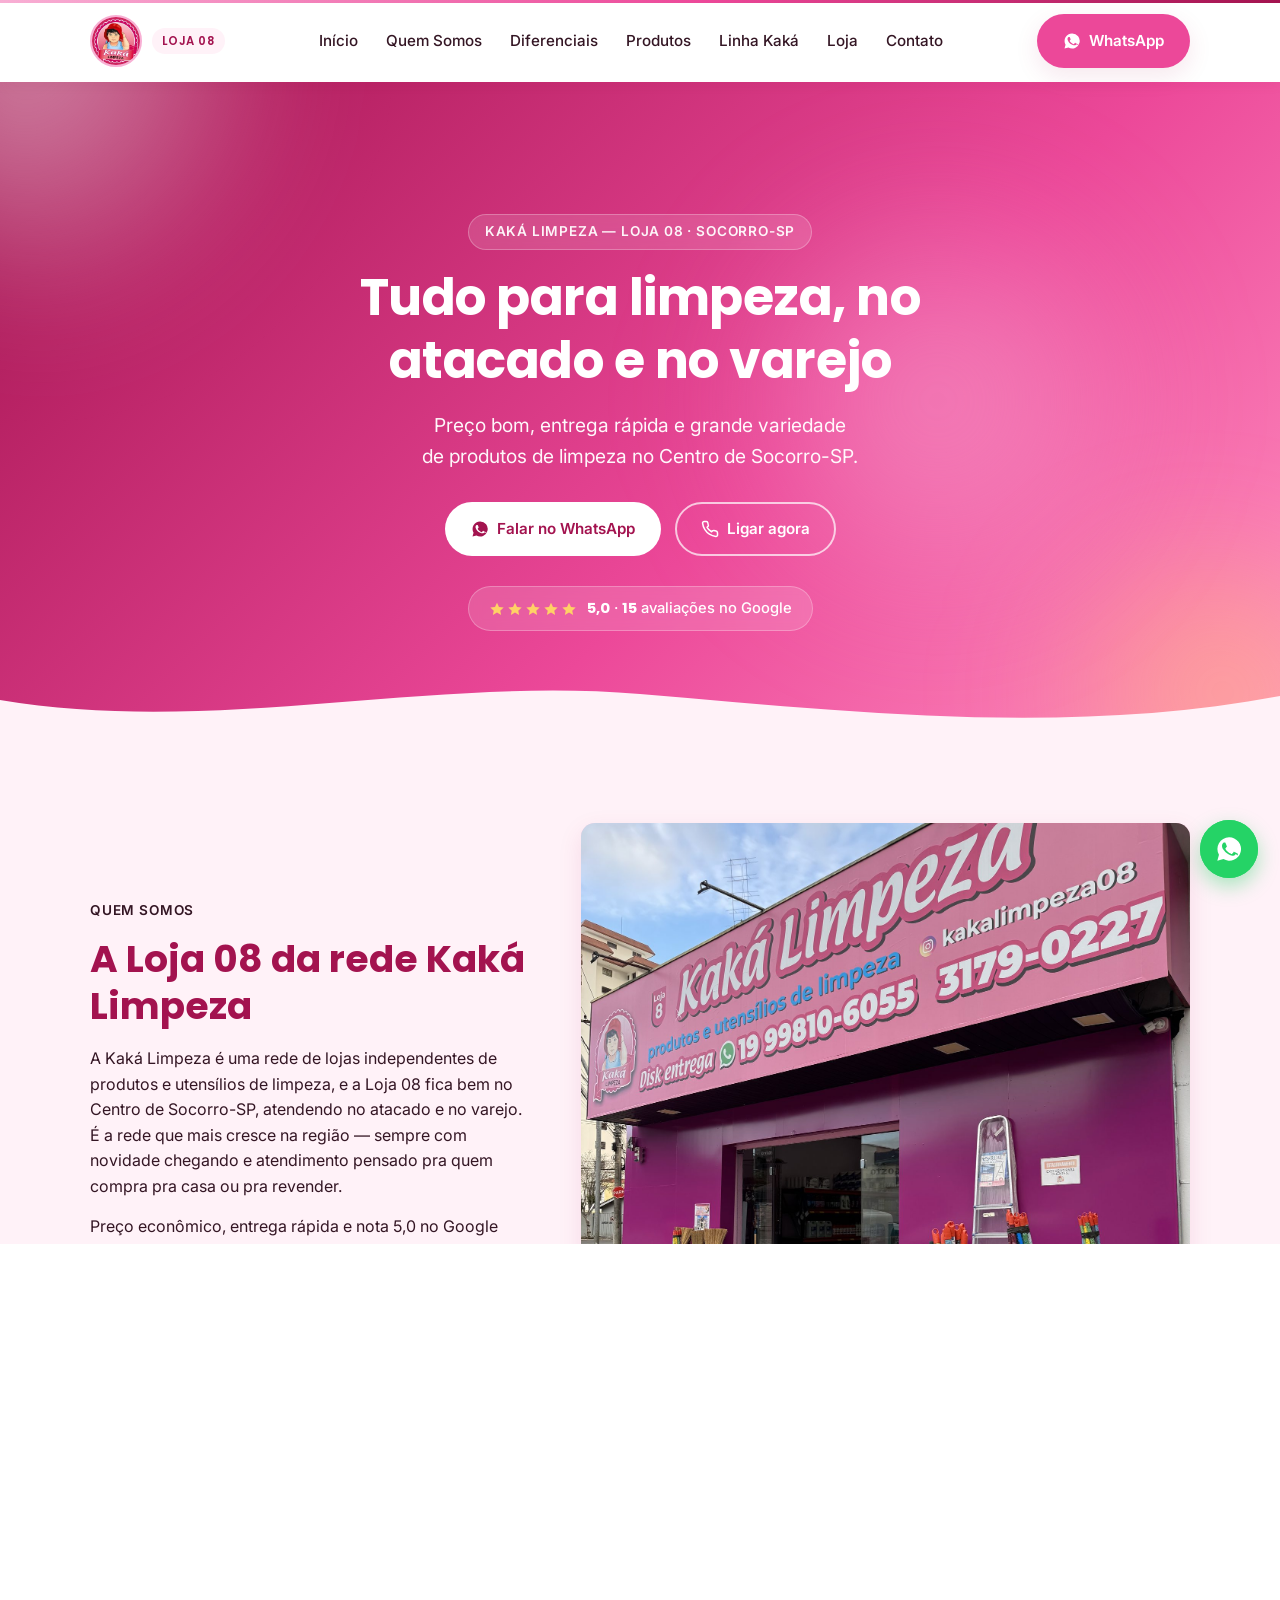
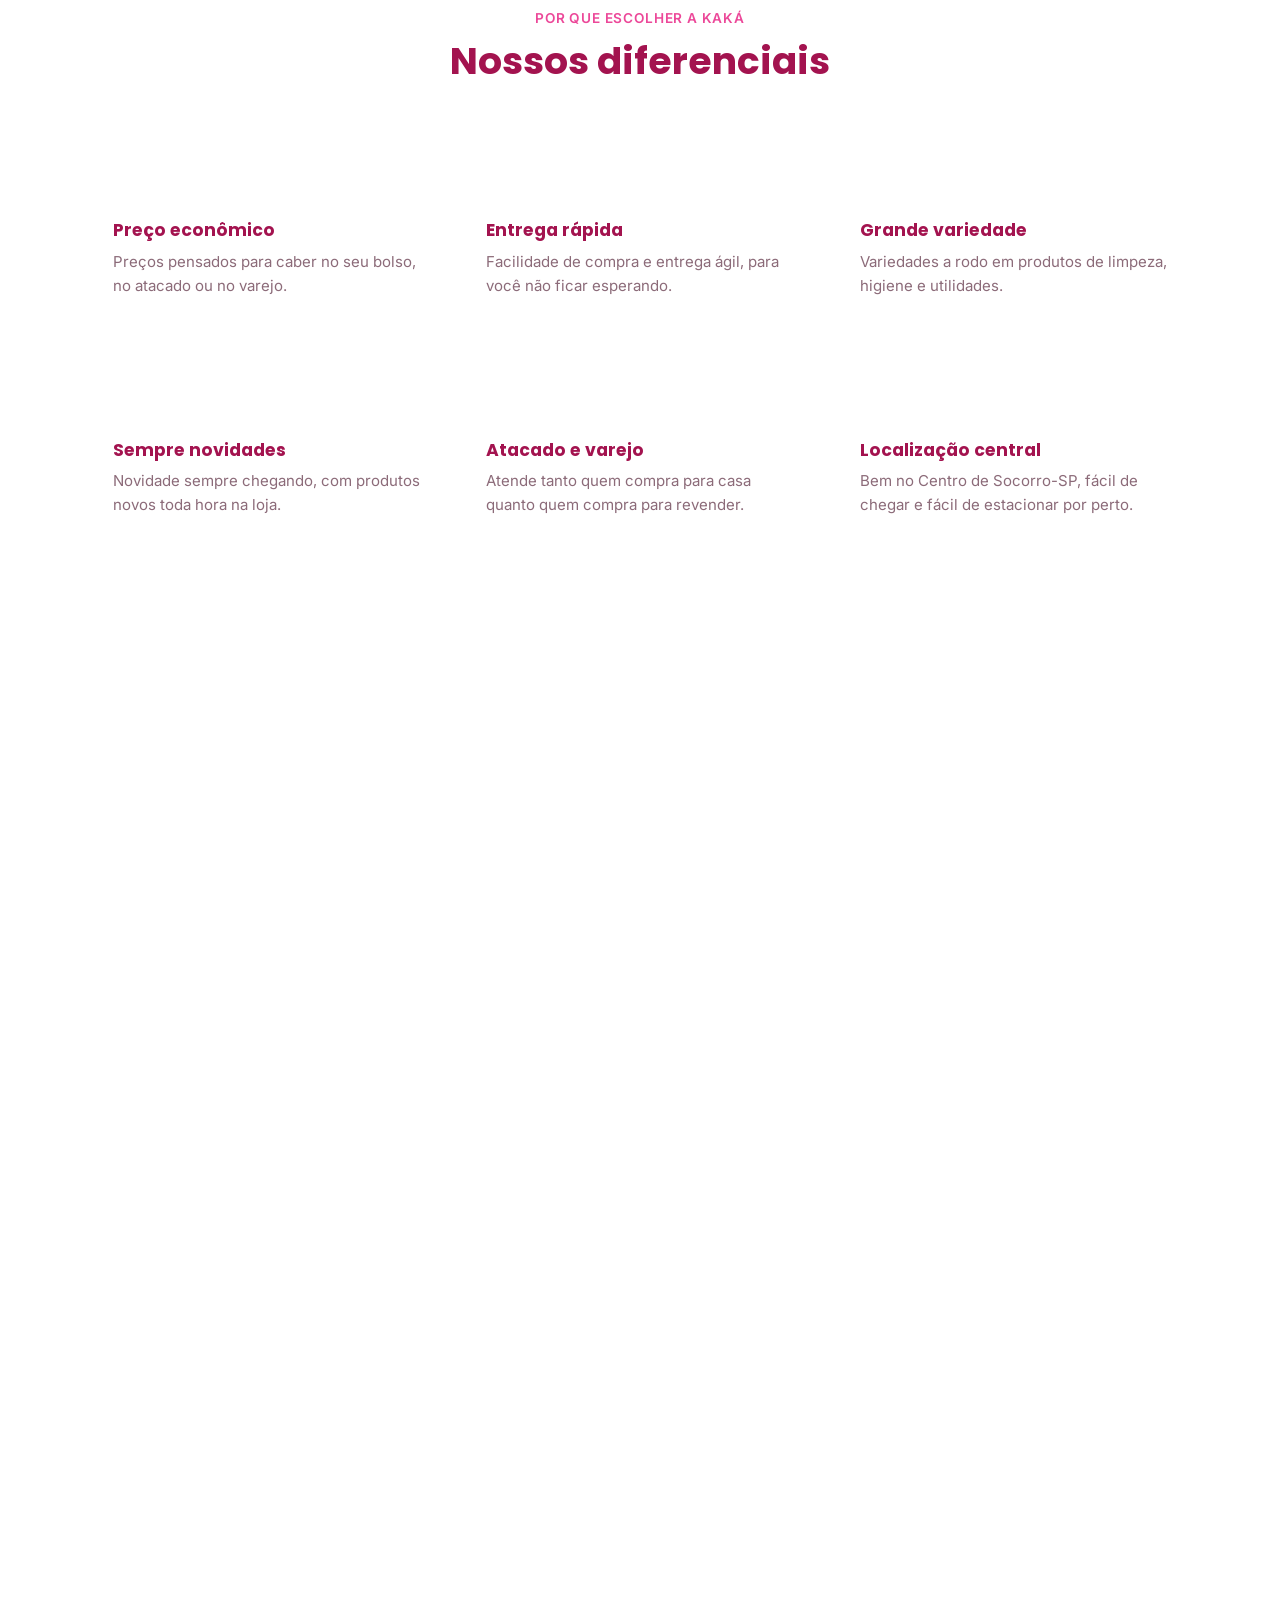
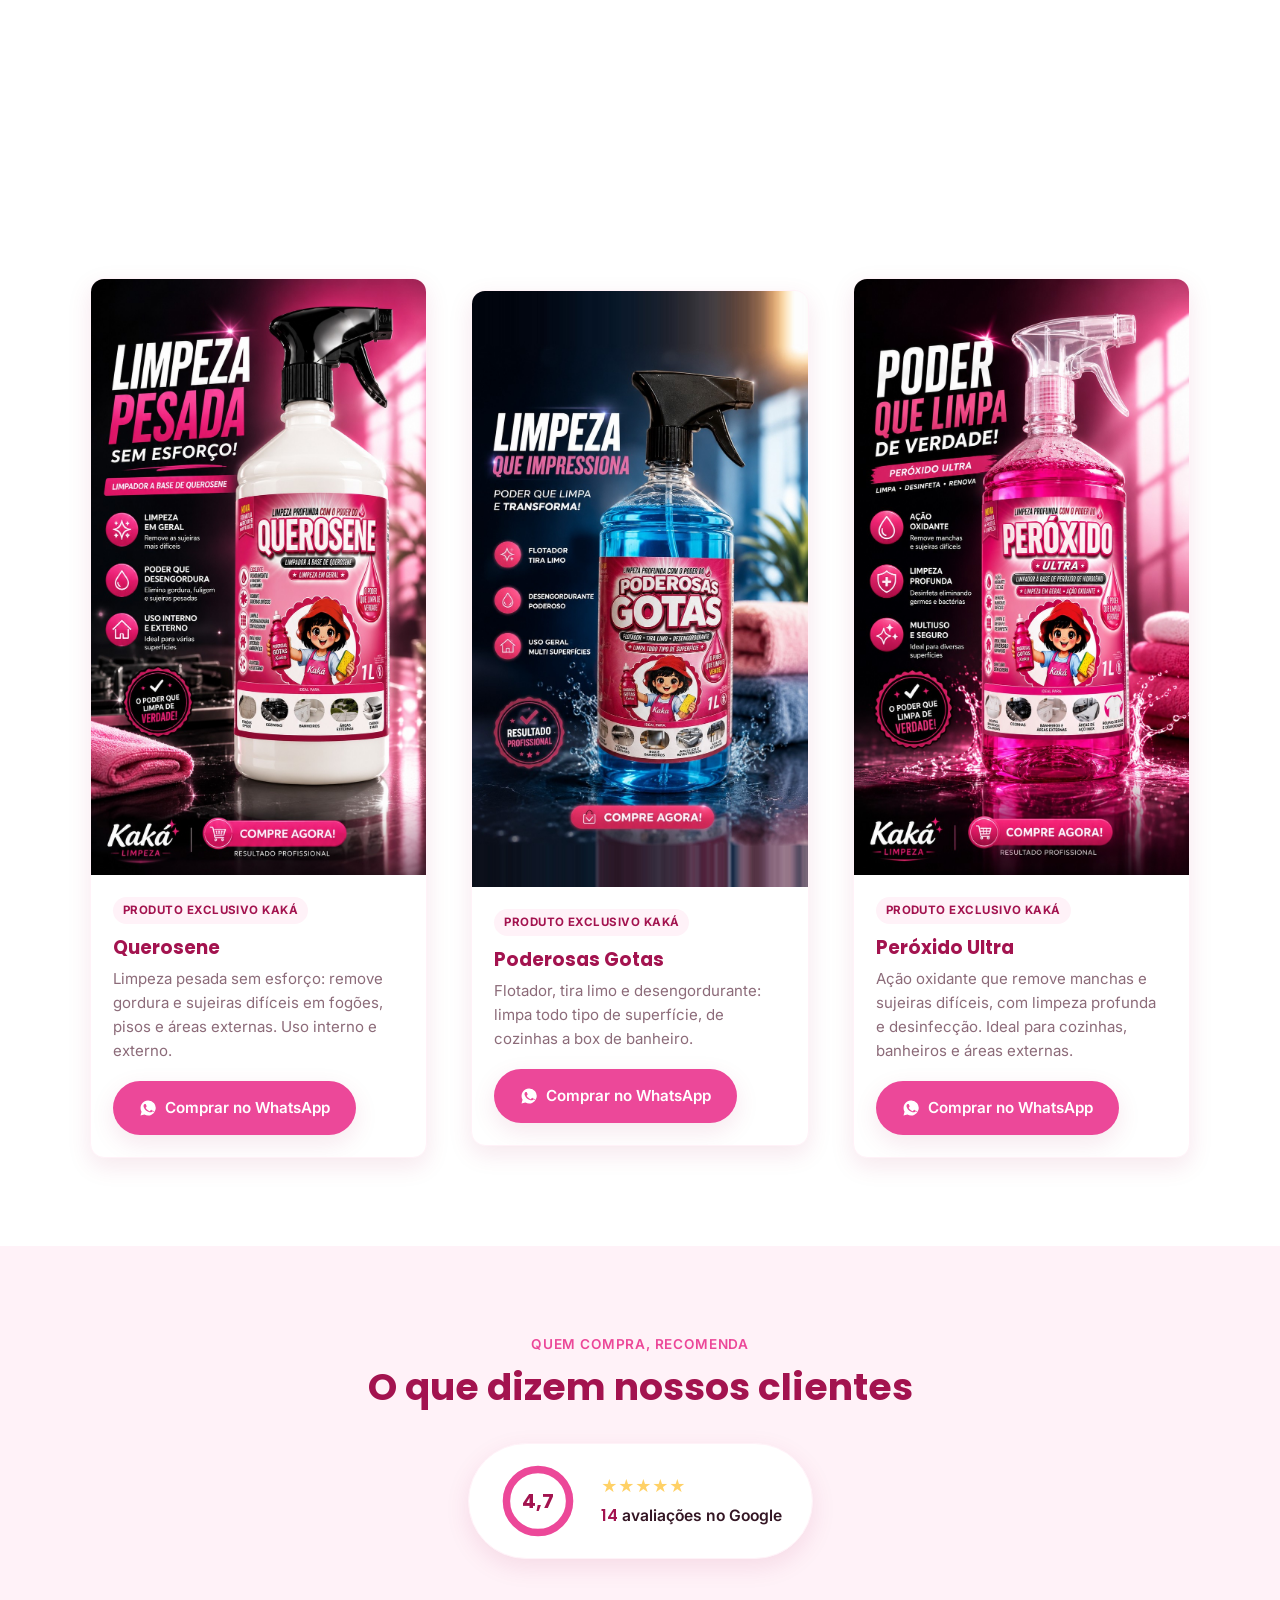
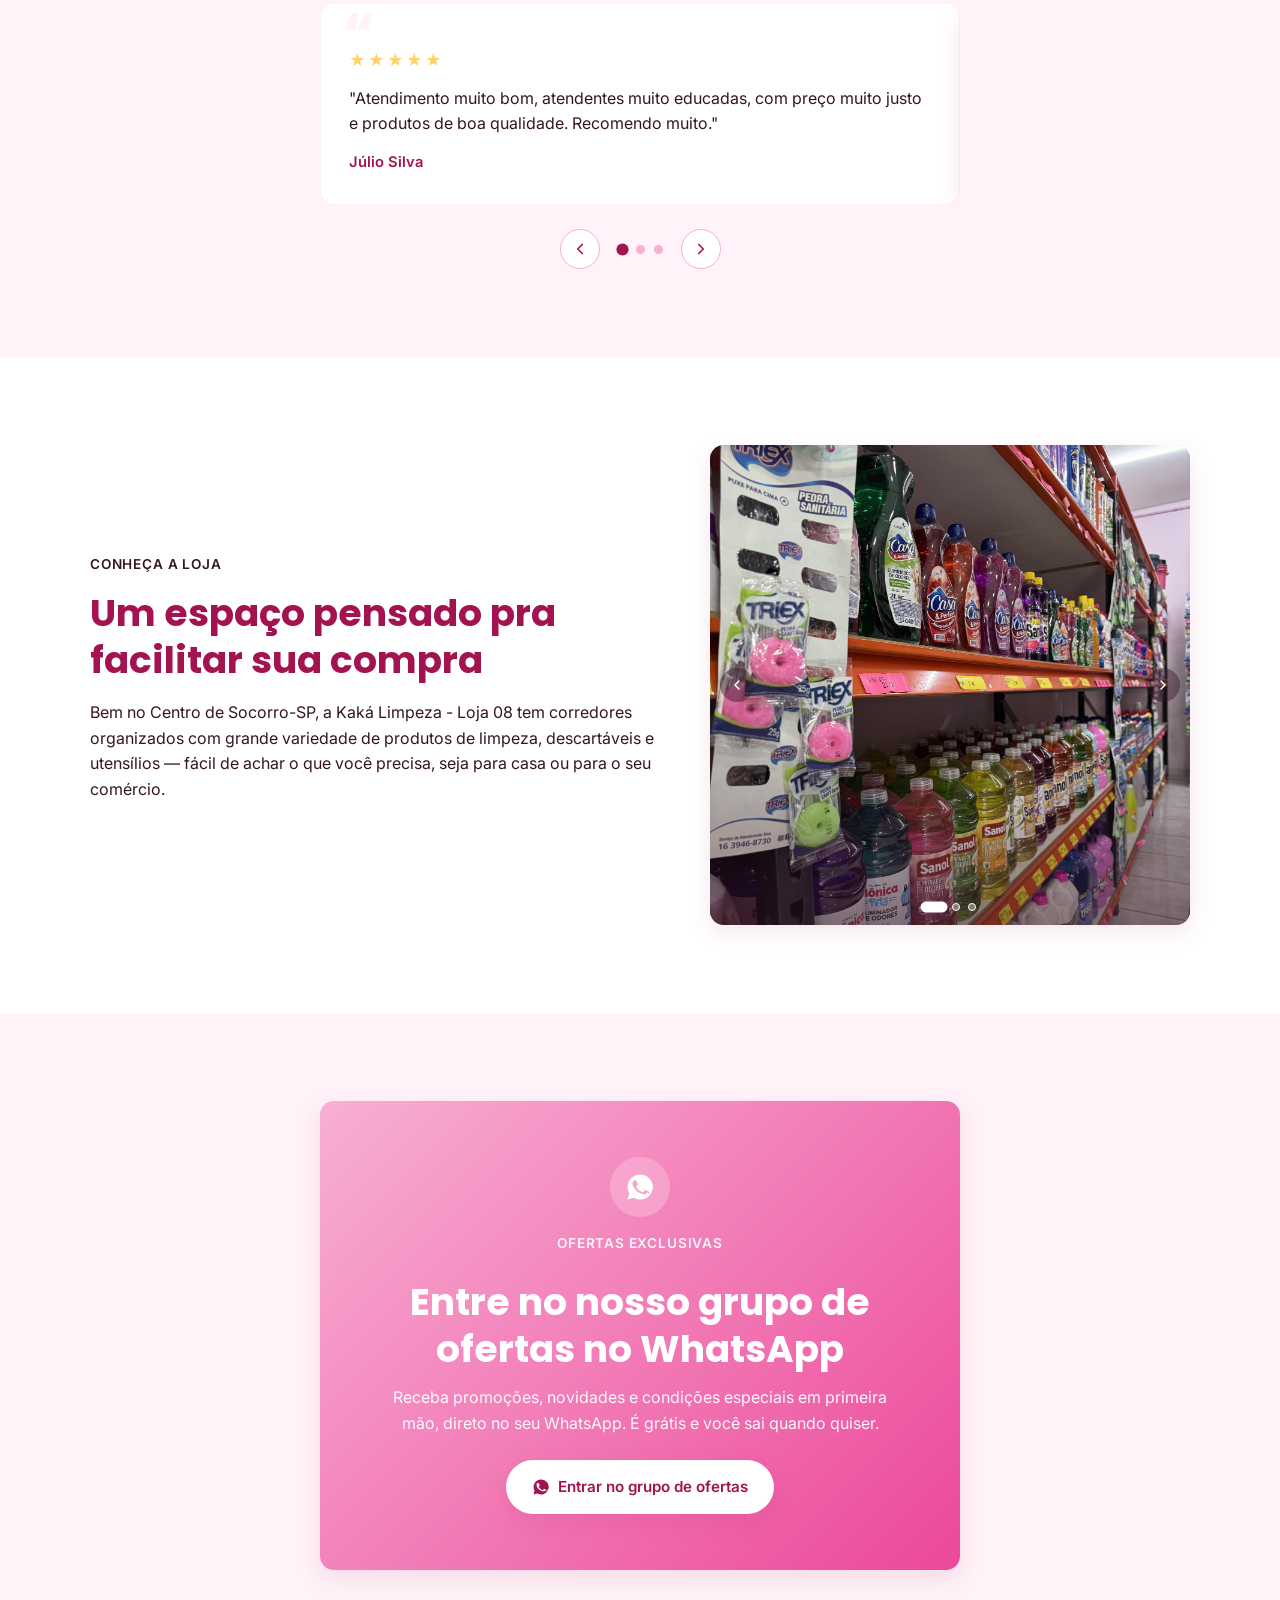
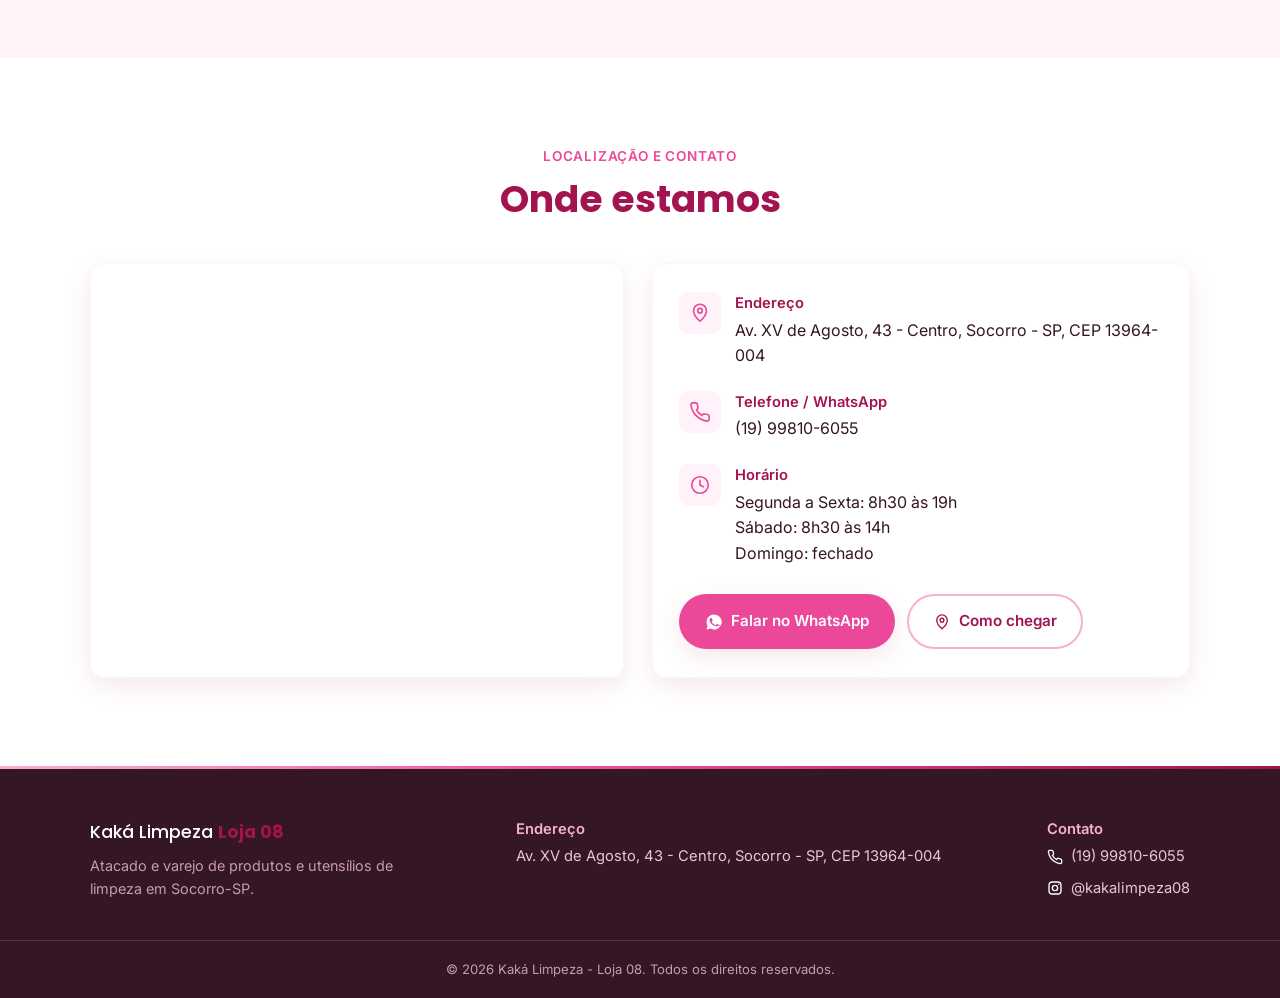
<file: index.html>
<!DOCTYPE html>
<html lang="pt-BR">
<head>
<meta charset="UTF-8">
<meta name="viewport" content="width=device-width, initial-scale=1.0">
<title>Kaká Limpeza - Loja 08 | Atacado e Varejo de Produtos de Limpeza em Socorro-SP</title>
<meta name="description" content="Kaká Limpeza - Loja 08, em Socorro-SP. Atacado e varejo de produtos de limpeza, nota 5,0 no Google. Fale agora pelo WhatsApp.">

<link rel="icon" type="image/png" href="assets/favicon-kaka.png">
<link rel="apple-touch-icon" href="assets/logo-kaka-limpeza.png">

<meta property="og:title" content="Kaká Limpeza - Loja 08 | Atacado e Varejo de Produtos de Limpeza em Socorro-SP">
<meta property="og:description" content="Atacado e varejo de produtos e utensílios de limpeza no Centro de Socorro-SP, nota 5,0 no Google. Preço bom, entrega rápida e grande variedade.">
<meta property="og:type" content="business.business">
<meta property="og:locale" content="pt_BR">
<meta property="og:image" content="assets/produtos-kaka/socorro-linha-kaka.jpg">
<meta name="twitter:card" content="summary_large_image">
<meta name="twitter:image" content="assets/produtos-kaka/socorro-linha-kaka.jpg">

<link rel="preconnect" href="https://fonts.googleapis.com">
<link rel="preconnect" href="https://fonts.gstatic.com" crossorigin>
<link href="https://fonts.googleapis.com/css2?family=Inter:wght@400;500;600&family=Poppins:wght@500;600;700;800&display=swap" rel="stylesheet">

<link rel="stylesheet" href="style.css">

<script type="application/ld+json">
{
  "@context": "https://schema.org",
  "@type": "Store",
  "name": "Kaká Limpeza - Loja 08",
  "image": "assets/logo-kaka-limpeza.png",
  "telephone": "+5519998106055",
  "address": {
    "@type": "PostalAddress",
    "streetAddress": "Av. XV de Agosto, 43 - Centro",
    "addressLocality": "Socorro",
    "addressRegion": "SP",
    "postalCode": "13964-004",
    "addressCountry": "BR"
  },
  "openingHoursSpecification": [
    {
      "@type": "OpeningHoursSpecification",
      "dayOfWeek": ["Monday", "Tuesday", "Wednesday", "Thursday", "Friday"],
      "opens": "08:30",
      "closes": "19:00"
    },
    {
      "@type": "OpeningHoursSpecification",
      "dayOfWeek": ["Saturday"],
      "opens": "08:30",
      "closes": "14:00"
    }
  ],
  "sameAs": ["https://www.instagram.com/kakalimpeza08/"],
  "aggregateRating": {
    "@type": "AggregateRating",
    "ratingValue": "5.0",
    "reviewCount": "15",
    "bestRating": "5"
  }
}
</script>
<!-- Google Analytics 4 -->
<!-- ATENÇÃO: substitua as 2 ocorrências de G-XXXXXXXXXX pelo Measurement ID real (crie a propriedade gratuita em https://analytics.google.com) antes de publicar -->
<script async src="https://www.googletagmanager.com/gtag/js?id=G-XXXXXXXXXX"></script>
<script>
  window.dataLayer = window.dataLayer || [];
  function gtag(){dataLayer.push(arguments);}
  gtag('js', new Date());
  gtag('config', 'G-XXXXXXXXXX');
</script>
</head>
<body>

<div class="scroll-progress" id="scrollProgress" aria-hidden="true"></div>

<header class="site-header" id="topo">
  <div class="header-inner">
    <a href="#inicio" class="logo">
      <img src="assets/logo-kaka-limpeza.png" alt="Kaká Limpeza - Loja 08" class="logo-img">
      <span class="logo-badge">Loja 08</span>
    </a>

    <nav class="nav" aria-label="Navegação principal">
      <ul class="nav-list">
        <li><a href="#inicio" class="nav-link">Início</a></li>
        <li><a href="#quem-somos" class="nav-link">Quem Somos</a></li>
        <li><a href="#diferenciais" class="nav-link">Diferenciais</a></li>
        <li><a href="#produtos" class="nav-link">Produtos</a></li>
        <li><a href="#linha-kaka" class="nav-link">Linha Kaká</a></li>
        <li><a href="#loja" class="nav-link">Loja</a></li>
        <li><a href="#contato" class="nav-link">Contato</a></li>
      </ul>
    </nav>

    <a class="header-cta btn btn-primary" href="https://wa.me/5519998106055?text=Ol%C3%A1%2C%20vim%20pelo%20site%20e%20gostaria%20de%20mais%20informa%C3%A7%C3%B5es%20sobre%20os%20produtos%20da%20Kak%C3%A1%20Limpeza%20Loja%2008!" target="_blank" rel="noopener">
      <svg viewBox="0 0 24 24" width="18" height="18" fill="currentColor" aria-hidden="true"><path d="M12 2a10 10 0 0 0-8.6 15L2 22l5.2-1.4A10 10 0 1 0 12 2Zm5.8 14.2c-.2.7-1.4 1.4-2 1.5-.5.1-1.1.1-1.8-.1-.4-.1-1-.3-1.7-.6-3-1.3-5-4.3-5.1-4.5-.1-.2-1.2-1.6-1.2-3.1s.8-2.2 1-2.5c.3-.3.6-.4.8-.4h.6c.2 0 .5 0 .7.5.3.7.9 2.2 1 2.4.1.2.1.4 0 .6-.1.2-.2.4-.4.6-.2.2-.4.5-.5.6-.2.2-.4.4-.2.8.2.4.9 1.5 2 2.4 1.4 1.2 2.5 1.6 2.9 1.8.4.2.6.1.8-.1.2-.3.9-1 1.1-1.4.2-.4.5-.3.8-.2.3.1 2 .9 2.3 1.1.3.2.5.3.6.4.1.2.1.9-.1 1.6Z"/></svg>
      WhatsApp
    </a>

    <button class="menu-toggle" id="menuToggle" aria-label="Abrir menu" aria-expanded="false" aria-controls="mobileNav">
      <svg class="icon-menu" viewBox="0 0 24 24" width="26" height="26" fill="none" stroke="currentColor" stroke-width="2" stroke-linecap="round"><line x1="3" y1="6" x2="21" y2="6"></line><line x1="3" y1="12" x2="21" y2="12"></line><line x1="3" y1="18" x2="21" y2="18"></line></svg>
      <svg class="icon-close" viewBox="0 0 24 24" width="26" height="26" fill="none" stroke="currentColor" stroke-width="2" stroke-linecap="round"><line x1="6" y1="6" x2="18" y2="18"></line><line x1="18" y1="6" x2="6" y2="18"></line></svg>
    </button>
  </div>

  <nav class="mobile-nav" id="mobileNav" aria-label="Navegação mobile">
    <a href="#inicio" class="mobile-nav-link">Início</a>
    <a href="#quem-somos" class="mobile-nav-link">Quem Somos</a>
    <a href="#diferenciais" class="mobile-nav-link">Diferenciais</a>
    <a href="#produtos" class="mobile-nav-link">Produtos</a>
    <a href="#linha-kaka" class="mobile-nav-link">Linha Kaká</a>
    <a href="#loja" class="mobile-nav-link">Loja</a>
    <a href="#contato" class="mobile-nav-link">Contato</a>
    <a href="https://wa.me/5519998106055?text=Ol%C3%A1%2C%20vim%20pelo%20site%20e%20gostaria%20de%20mais%20informa%C3%A7%C3%B5es%20sobre%20os%20produtos%20da%20Kak%C3%A1%20Limpeza%20Loja%2008!" target="_blank" rel="noopener" class="mobile-nav-link mobile-nav-cta">Falar no WhatsApp</a>
  </nav>
</header>

<main>

  <section class="hero" id="inicio">
    <div class="hero-bg" aria-hidden="true">
      <span class="hero-blob hero-blob--1"></span>
      <span class="hero-blob hero-blob--2"></span>
      <span class="hero-blob hero-blob--3"></span>
    </div>

    <div class="hero-inner">
      <p class="hero-eyebrow">Kaká Limpeza — Loja 08 · Socorro-SP</p>
      <h1 class="hero-title">Tudo para limpeza, no atacado e no varejo</h1>
      <p class="hero-subtitle">Preço bom, entrega rápida e grande variedade de produtos de limpeza no Centro de Socorro-SP.</p>

      <div class="hero-actions">
        <a class="btn btn-white" href="https://wa.me/5519998106055?text=Ol%C3%A1%2C%20vim%20pelo%20site%20e%20gostaria%20de%20mais%20informa%C3%A7%C3%B5es%20sobre%20os%20produtos%20da%20Kak%C3%A1%20Limpeza%20Loja%2008!" target="_blank" rel="noopener">
          <svg viewBox="0 0 24 24" width="18" height="18" fill="currentColor" aria-hidden="true"><path d="M12 2a10 10 0 0 0-8.6 15L2 22l5.2-1.4A10 10 0 1 0 12 2Zm5.8 14.2c-.2.7-1.4 1.4-2 1.5-.5.1-1.1.1-1.8-.1-.4-.1-1-.3-1.7-.6-3-1.3-5-4.3-5.1-4.5-.1-.2-1.2-1.6-1.2-3.1s.8-2.2 1-2.5c.3-.3.6-.4.8-.4h.6c.2 0 .5 0 .7.5.3.7.9 2.2 1 2.4.1.2.1.4 0 .6-.1.2-.2.4-.4.6-.2.2-.4.5-.5.6-.2.2-.4.4-.2.8.2.4.9 1.5 2 2.4 1.4 1.2 2.5 1.6 2.9 1.8.4.2.6.1.8-.1.2-.3.9-1 1.1-1.4.2-.4.5-.3.8-.2.3.1 2 .9 2.3 1.1.3.2.5.3.6.4.1.2.1.9-.1 1.6Z"/></svg>
          Falar no WhatsApp
        </a>
        <a class="btn btn-outline-light" href="tel:+5519998106055">
          <svg viewBox="0 0 24 24" width="18" height="18" fill="none" stroke="currentColor" stroke-width="2" stroke-linecap="round" stroke-linejoin="round" aria-hidden="true"><path d="M22 16.9v3a2 2 0 0 1-2.2 2 19.8 19.8 0 0 1-8.6-3.1 19.5 19.5 0 0 1-6-6 19.8 19.8 0 0 1-3.1-8.7A2 2 0 0 1 4.1 2h3a2 2 0 0 1 2 1.7c.1.9.3 1.8.6 2.7a2 2 0 0 1-.4 2.1L8.1 9.7a16 16 0 0 0 6 6l1.2-1.2a2 2 0 0 1 2.1-.4c.9.3 1.8.5 2.7.6a2 2 0 0 1 1.7 2Z"/></svg>
          Ligar agora
        </a>
      </div>

      <div class="hero-rating">
        <span class="stars" aria-hidden="true">
          <svg viewBox="0 0 24 24" width="16" height="16" fill="currentColor"><path d="M12 2.5 15 9l7 .9-5.1 4.8L18.2 21 12 17.4 5.8 21l1.3-6.3L2 9.9 9 9z"/></svg>
          <svg viewBox="0 0 24 24" width="16" height="16" fill="currentColor"><path d="M12 2.5 15 9l7 .9-5.1 4.8L18.2 21 12 17.4 5.8 21l1.3-6.3L2 9.9 9 9z"/></svg>
          <svg viewBox="0 0 24 24" width="16" height="16" fill="currentColor"><path d="M12 2.5 15 9l7 .9-5.1 4.8L18.2 21 12 17.4 5.8 21l1.3-6.3L2 9.9 9 9z"/></svg>
          <svg viewBox="0 0 24 24" width="16" height="16" fill="currentColor"><path d="M12 2.5 15 9l7 .9-5.1 4.8L18.2 21 12 17.4 5.8 21l1.3-6.3L2 9.9 9 9z"/></svg>
          <svg viewBox="0 0 24 24" width="16" height="16" fill="currentColor"><path d="M12 2.5 15 9l7 .9-5.1 4.8L18.2 21 12 17.4 5.8 21l1.3-6.3L2 9.9 9 9z"/></svg>
        </span>
        <p class="sr-only">Nota 5,0 de 5 estrelas, com 15 avaliações no Google.</p>
        <span class="hero-rating-text" aria-hidden="true"><span class="js-counter" data-decimals="1">5,0</span> · <span class="js-counter">15</span> avaliações no Google</span>
      </div>
    </div>

    <svg class="hero-wave" viewBox="0 0 1440 60" preserveAspectRatio="none" aria-hidden="true">
      <path fill="currentColor" d="M0,24 C240,60 480,0 720,18 C960,36 1200,60 1440,20 L1440,60 L0,60 Z"></path>
    </svg>
  </section>

  <section class="section sobre" id="quem-somos">
    <div class="section-inner sobre-grid">
      <div class="sobre-text fade-in">
        <p class="eyebrow">Quem somos</p>
        <h2 class="section-title">A Loja 08 da rede Kaká Limpeza</h2>
        <p>A Kaká Limpeza é uma rede de lojas independentes de produtos e utensílios de limpeza, e a Loja 08 fica bem no Centro de Socorro-SP, atendendo no atacado e no varejo. É a rede que mais cresce na região — sempre com novidade chegando e atendimento pensado pra quem compra pra casa ou pra revender.</p>
        <p>Preço econômico, entrega rápida e nota 5,0 no Google são os pontos mais lembrados por quem já comprou aqui. E tem mais: a Kaká Limpeza tem a sua própria linha de produtos, desenvolvida com a nossa marca — motivo de orgulho e mais uma razão pra conhecer a loja.</p>
      </div>

      <div class="sobre-panel sobre-single fade-in">
        <img src="assets/loja/fachada-1.jpg" alt="Fachada da loja Kaká Limpeza - Loja 08 em Socorro-SP" class="sobre-img" loading="lazy">
      </div>
    </div>
  </section>

  <section class="section diferenciais" id="diferenciais">
    <div class="section-inner">
      <div class="section-header fade-in">
        <p class="eyebrow">Por que escolher a Kaká</p>
        <h2 class="section-title">Nossos diferenciais</h2>
      </div>

      <div class="diferenciais-grid fade-in-group">
        <article class="diferencial-card fade-in-item">
          <span class="diferencial-icon" aria-hidden="true">
            <svg viewBox="0 0 24 24" width="28" height="28" fill="none" stroke="currentColor" stroke-width="1.8" stroke-linecap="round" stroke-linejoin="round"><path d="M9 8V4h6v4"/><path d="M7 8h10l1 12a2 2 0 0 1-2 2H8a2 2 0 0 1-2-2z"/><path d="M12 3v1"/></svg>
          </span>
          <h3>Preço econômico</h3>
          <p>Preços pensados para caber no seu bolso, no atacado ou no varejo.</p>
        </article>

        <article class="diferencial-card fade-in-item">
          <span class="diferencial-icon" aria-hidden="true">
            <svg viewBox="0 0 24 24" width="28" height="28" fill="none" stroke="currentColor" stroke-width="1.8" stroke-linecap="round" stroke-linejoin="round"><path d="M3 7h11v8H3z"/><path d="M14 10h4l3 3v2h-7z"/><circle cx="7" cy="18" r="2"/><circle cx="17" cy="18" r="2"/></svg>
          </span>
          <h3>Entrega rápida</h3>
          <p>Facilidade de compra e entrega ágil, para você não ficar esperando.</p>
        </article>

        <article class="diferencial-card fade-in-item">
          <span class="diferencial-icon" aria-hidden="true">
            <svg viewBox="0 0 24 24" width="28" height="28" fill="none" stroke="currentColor" stroke-width="1.8" stroke-linecap="round" stroke-linejoin="round"><rect x="3" y="3" width="7" height="7" rx="1"/><rect x="14" y="3" width="7" height="7" rx="1"/><rect x="3" y="14" width="7" height="7" rx="1"/><rect x="14" y="14" width="7" height="7" rx="1"/></svg>
          </span>
          <h3>Grande variedade</h3>
          <p>Variedades a rodo em produtos de limpeza, higiene e utilidades.</p>
        </article>

        <article class="diferencial-card fade-in-item">
          <span class="diferencial-icon" aria-hidden="true">
            <svg viewBox="0 0 24 24" width="28" height="28" fill="none" stroke="currentColor" stroke-width="1.8" stroke-linecap="round" stroke-linejoin="round"><path d="M12 3l1.8 3.9L18 8l-3.2 2.8.9 4.2L12 13l-3.7 2 .9-4.2L6 8l4.2-1.1z"/><path d="M5 19l1-2 1 2-1 1z"/><path d="M18 19l1-2 1 2-1 1z"/></svg>
          </span>
          <h3>Sempre novidades</h3>
          <p>Novidade sempre chegando, com produtos novos toda hora na loja.</p>
        </article>

        <article class="diferencial-card fade-in-item">
          <span class="diferencial-icon" aria-hidden="true">
            <svg viewBox="0 0 24 24" width="28" height="28" fill="none" stroke="currentColor" stroke-width="1.8" stroke-linecap="round" stroke-linejoin="round"><path d="M3 9l9-6 9 6"/><path d="M5 9v10a1 1 0 0 0 1 1h12a1 1 0 0 0 1-1V9"/><path d="M10 20v-6h4v6"/></svg>
          </span>
          <h3>Atacado e varejo</h3>
          <p>Atende tanto quem compra para casa quanto quem compra para revender.</p>
        </article>

        <article class="diferencial-card fade-in-item">
          <span class="diferencial-icon" aria-hidden="true">
            <svg viewBox="0 0 24 24" width="28" height="28" fill="none" stroke="currentColor" stroke-width="1.8" stroke-linecap="round" stroke-linejoin="round"><path d="M12 21s7-6.5 7-12a7 7 0 1 0-14 0c0 5.5 7 12 7 12z"/><circle cx="12" cy="9" r="2.5"/></svg>
          </span>
          <h3>Localização central</h3>
          <p>Bem no Centro de Socorro-SP, fácil de chegar e fácil de estacionar por perto.</p>
        </article>
      </div>
    </div>
  </section>

  <section class="section produtos" id="produtos">
    <div class="section-inner">
      <div class="section-header fade-in">
        <p class="eyebrow">O que você encontra</p>
        <h2 class="section-title">Nossos produtos</h2>
        <p class="section-subtitle">Sete categorias com tudo que sua casa ou seu comércio precisam.</p>
      </div>

      <div class="produtos-grid fade-in-group">
        <article class="produto-card fade-in-item">
          <span class="produto-icon" aria-hidden="true">
            <svg viewBox="0 0 24 24" width="28" height="28" fill="none" stroke="currentColor" stroke-width="1.8" stroke-linecap="round" stroke-linejoin="round"><path d="M9 3h6l1 4H8l1-4Z"/><path d="M7 7h10l1.2 12.2A2 2 0 0 1 16.2 21H7.8a2 2 0 0 1-2-1.8L7 7Z"/><path d="M9.5 12.5c0-1 .8-1.8 1.8-1.8h1.4c1 0 1.8.8 1.8 1.8v.2c0 1-.8 1.8-1.8 1.8h-1.4A1.8 1.8 0 0 1 9.5 12.7v-.2Z"/></svg>
          </span>
          <h3>Limpeza Doméstica</h3>
          <p>Detergentes, desinfetantes, multiuso e tudo para deixar a casa em ordem.</p>
        </article>

        <article class="produto-card fade-in-item">
          <span class="produto-icon" aria-hidden="true">
            <svg viewBox="0 0 24 24" width="28" height="28" fill="none" stroke="currentColor" stroke-width="1.8" stroke-linecap="round" stroke-linejoin="round"><path d="M12 21c4-2.6 6-5.4 6-8.6C18 8.6 15.3 5 12 3c-3.3 2-6 5.6-6 9.4 0 3.2 2 6 6 8.6Z"/><path d="M9.5 13.2c.3 1.6 1.4 2.8 2.5 3.3"/></svg>
          </span>
          <h3>Higiene e Cuidados</h3>
          <p>Produtos de higiene pessoal e cuidados do dia a dia.</p>
        </article>

        <article class="produto-card fade-in-item">
          <span class="produto-icon" aria-hidden="true">
            <svg viewBox="0 0 24 24" width="28" height="28" fill="none" stroke="currentColor" stroke-width="1.8" stroke-linecap="round" stroke-linejoin="round"><path d="M6 8h12l-1 11.2a1.8 1.8 0 0 1-1.8 1.8H8.8A1.8 1.8 0 0 1 7 19.2L6 8Z"/><path d="M4.5 8h15"/><path d="M9 8V6.5A1.5 1.5 0 0 1 10.5 5h3A1.5 1.5 0 0 1 15 6.5V8"/></svg>
          </span>
          <h3>Descartáveis</h3>
          <p>Copos, pratos, guardanapos e sacos de lixo para todo tipo de uso.</p>
        </article>

        <article class="produto-card fade-in-item">
          <span class="produto-icon" aria-hidden="true">
            <svg viewBox="0 0 24 24" width="28" height="28" fill="none" stroke="currentColor" stroke-width="1.8" stroke-linecap="round" stroke-linejoin="round"><path d="M13.5 3 6 17.5"/><path d="M6 17.5 3 21l3.6-1.2 2.2-4.2"/><path d="M13.5 3c2 .3 4.6 1.6 5.6 3.6.9 1.8-.2 3-1.6 3.3-2 .4-5-.6-6.4-2.6"/></svg>
          </span>
          <h3>Utensílios e Utilidades</h3>
          <p>Vassouras, rodos, baldes, panos e acessórios para limpeza.</p>
        </article>

        <article class="produto-card fade-in-item">
          <span class="produto-icon" aria-hidden="true">
            <svg viewBox="0 0 24 24" width="28" height="28" fill="none" stroke="currentColor" stroke-width="1.8" stroke-linecap="round" stroke-linejoin="round"><path d="M12 3v3"/><path d="M8.5 5.5 10 8"/><path d="M15.5 5.5 14 8"/><rect x="8" y="8" width="8" height="6" rx="1.5"/><path d="M9 14v3.5A2.5 2.5 0 0 0 11.5 20h1a2.5 2.5 0 0 0 2.5-2.5V14"/></svg>
          </span>
          <h3>Perfumaria e Aromatizantes</h3>
          <p>Aromatizadores e produtos para deixar o ambiente sempre agradável.</p>
        </article>

        <article class="produto-card produto-card--destaque fade-in-item">
          <span class="produto-icon" aria-hidden="true">
            <svg viewBox="0 0 24 24" width="28" height="28" fill="none" stroke="currentColor" stroke-width="1.8" stroke-linecap="round" stroke-linejoin="round"><path d="m3.5 8 8.5-4.5L20.5 8 12 12.5 3.5 8Z"/><path d="M3.5 8v8L12 20.5 20.5 16V8"/><path d="M12 12.5v8"/></svg>
          </span>
          <h3>Atacado para Comércios</h3>
          <p>Fardos e caixas fechadas com condições especiais para quem compra em quantidade maior. Seja para revender ou para abastecer um comércio, a Kaká Limpeza atende com preço diferenciado, grande variedade de produtos disponíveis e a mesma entrega rápida de sempre para toda a região de Socorro-SP.</p>
        </article>

        <article class="produto-card fade-in-item">
          <span class="produto-icon" aria-hidden="true">
            <svg viewBox="0 0 24 24" width="28" height="28" fill="none" stroke="currentColor" stroke-width="1.8" stroke-linecap="round" stroke-linejoin="round"><path d="M12 3.5 13.6 8l4.7.4-3.6 3.1 1.1 4.6L12 13.7l-3.8 2.4 1.1-4.6-3.6-3.1L10.4 8 12 3.5Z"/></svg>
          </span>
          <h3>Sempre Novidades</h3>
          <p>Produtos novos chegando sempre na loja.</p>
        </article>
      </div>

      <div class="produtos-cta-catalogo fade-in">
        <a class="btn btn-primary" href="produtos.html">
          <svg viewBox="0 0 24 24" width="18" height="18" fill="none" stroke="currentColor" stroke-width="1.8" stroke-linecap="round" stroke-linejoin="round" aria-hidden="true"><rect x="3" y="3" width="7" height="7" rx="1"/><rect x="14" y="3" width="7" height="7" rx="1"/><rect x="3" y="14" width="7" height="7" rx="1"/><rect x="14" y="14" width="7" height="7" rx="1"/></svg>
          Ver catálogo completo de produtos
        </a>
      </div>
    </div>
  </section>

  <section class="section linha-kaka" id="linha-kaka">
    <div class="section-inner">
      <div class="section-header fade-in">
        <p class="eyebrow">Produtos com a nossa marca</p>
        <h2 class="section-title">A linha exclusiva da Kaká</h2>
        <p class="section-subtitle">Produtos desenvolvidos com a nossa marca, prontos pra usar e com o poder que limpa de verdade.</p>
      </div>

      <div class="linha-kaka-grid fade-in-group">
        <article class="produto-kaka-card produto-kaka-card--lateral fade-in-item">
          <div class="produto-kaka-img-wrap">
            <img src="assets/produtos-kaka/querosene.jpg" alt="Querosene Kaká, limpador à base de querosene para limpeza pesada" class="produto-kaka-img" loading="lazy">
          </div>
          <div class="produto-kaka-body">
            <span class="produto-kaka-selo">Produto exclusivo Kaká</span>
            <h3>Querosene</h3>
            <p>Limpeza pesada sem esforço: remove gordura e sujeiras difíceis em fogões, pisos e áreas externas. Uso interno e externo.</p>
            <a class="btn btn-primary" href="https://wa.me/5519998106055?text=Ol%C3%A1%2C%20vim%20pelo%20site%20e%20quero%20saber%20mais%20sobre%20o%20Querosene%20da%20Kak%C3%A1%20Limpeza!" target="_blank" rel="noopener" data-produto="querosene">
              <svg viewBox="0 0 24 24" width="18" height="18" fill="currentColor" aria-hidden="true"><path d="M12 2a10 10 0 0 0-8.6 15L2 22l5.2-1.4A10 10 0 1 0 12 2Zm5.8 14.2c-.2.7-1.4 1.4-2 1.5-.5.1-1.1.1-1.8-.1-.4-.1-1-.3-1.7-.6-3-1.3-5-4.3-5.1-4.5-.1-.2-1.2-1.6-1.2-3.1s.8-2.2 1-2.5c.3-.3.6-.4.8-.4h.6c.2 0 .5 0 .7.5.3.7.9 2.2 1 2.4.1.2.1.4 0 .6-.1.2-.2.4-.4.6-.2.2-.4.5-.5.6-.2.2-.4.4-.2.8.2.4.9 1.5 2 2.4 1.4 1.2 2.5 1.6 2.9 1.8.4.2.6.1.8-.1.2-.3.9-1 1.1-1.4.2-.4.5-.3.8-.2.3.1 2 .9 2.3 1.1.3.2.5.3.6.4.1.2.1.9-.1 1.6Z"/></svg>
              Comprar no WhatsApp
            </a>
          </div>
        </article>

        <article class="produto-kaka-card produto-kaka-card--central fade-in-item">
          <div class="produto-kaka-img-wrap">
            <img src="assets/produtos-kaka/poderosas-gotas.jpg" alt="Poderosas Gotas Kaká, flotador e desengordurante multiuso" class="produto-kaka-img" loading="lazy">
          </div>
          <div class="produto-kaka-body">
            <span class="produto-kaka-selo">Produto exclusivo Kaká</span>
            <h3>Poderosas Gotas</h3>
            <p>Flotador, tira limo e desengordurante: limpa todo tipo de superfície, de cozinhas a box de banheiro.</p>
            <a class="btn btn-primary" href="https://wa.me/5519998106055?text=Ol%C3%A1%2C%20vim%20pelo%20site%20e%20quero%20saber%20mais%20sobre%20o%20Poderosas%20Gotas%20da%20Kak%C3%A1%20Limpeza!" target="_blank" rel="noopener" data-produto="poderosas-gotas">
              <svg viewBox="0 0 24 24" width="18" height="18" fill="currentColor" aria-hidden="true"><path d="M12 2a10 10 0 0 0-8.6 15L2 22l5.2-1.4A10 10 0 1 0 12 2Zm5.8 14.2c-.2.7-1.4 1.4-2 1.5-.5.1-1.1.1-1.8-.1-.4-.1-1-.3-1.7-.6-3-1.3-5-4.3-5.1-4.5-.1-.2-1.2-1.6-1.2-3.1s.8-2.2 1-2.5c.3-.3.6-.4.8-.4h.6c.2 0 .5 0 .7.5.3.7.9 2.2 1 2.4.1.2.1.4 0 .6-.1.2-.2.4-.4.6-.2.2-.4.5-.5.6-.2.2-.4.4-.2.8.2.4.9 1.5 2 2.4 1.4 1.2 2.5 1.6 2.9 1.8.4.2.6.1.8-.1.2-.3.9-1 1.1-1.4.2-.4.5-.3.8-.2.3.1 2 .9 2.3 1.1.3.2.5.3.6.4.1.2.1.9-.1 1.6Z"/></svg>
              Comprar no WhatsApp
            </a>
          </div>
        </article>

        <article class="produto-kaka-card produto-kaka-card--lateral fade-in-item">
          <div class="produto-kaka-img-wrap">
            <img src="assets/produtos-kaka/peroxido-ultra.jpg" alt="Peróxido Ultra Kaká, limpador à base de peróxido de hidrogênio" class="produto-kaka-img" loading="lazy">
          </div>
          <div class="produto-kaka-body">
            <span class="produto-kaka-selo">Produto exclusivo Kaká</span>
            <h3>Peróxido Ultra</h3>
            <p>Ação oxidante que remove manchas e sujeiras difíceis, com limpeza profunda e desinfecção. Ideal para cozinhas, banheiros e áreas externas.</p>
            <a class="btn btn-primary" href="https://wa.me/5519998106055?text=Ol%C3%A1%2C%20vim%20pelo%20site%20e%20quero%20saber%20mais%20sobre%20o%20Per%C3%B3xido%20Ultra%20da%20Kak%C3%A1%20Limpeza!" target="_blank" rel="noopener" data-produto="peroxido-ultra">
              <svg viewBox="0 0 24 24" width="18" height="18" fill="currentColor" aria-hidden="true"><path d="M12 2a10 10 0 0 0-8.6 15L2 22l5.2-1.4A10 10 0 1 0 12 2Zm5.8 14.2c-.2.7-1.4 1.4-2 1.5-.5.1-1.1.1-1.8-.1-.4-.1-1-.3-1.7-.6-3-1.3-5-4.3-5.1-4.5-.1-.2-1.2-1.6-1.2-3.1s.8-2.2 1-2.5c.3-.3.6-.4.8-.4h.6c.2 0 .5 0 .7.5.3.7.9 2.2 1 2.4.1.2.1.4 0 .6-.1.2-.2.4-.4.6-.2.2-.4.5-.5.6-.2.2-.4.4-.2.8.2.4.9 1.5 2 2.4 1.4 1.2 2.5 1.6 2.9 1.8.4.2.6.1.8-.1.2-.3.9-1 1.1-1.4.2-.4.5-.3.8-.2.3.1 2 .9 2.3 1.1.3.2.5.3.6.4.1.2.1.9-.1 1.6Z"/></svg>
              Comprar no WhatsApp
            </a>
          </div>
        </article>
      </div>
    </div>
  </section>

  <section class="section avaliacoes" id="avaliacoes">
    <div class="section-inner">
      <div class="section-header fade-in">
        <p class="eyebrow">Quem compra, recomenda</p>
        <h2 class="section-title">O que dizem nossos clientes</h2>
        <p class="sr-only">Nota 5,0 em 15 avaliações no Google.</p>
      </div>

      <div class="rating-showcase fade-in" aria-hidden="true">
        <div class="rating-showcase-score">
          <svg class="rating-ring" viewBox="0 0 84 84" aria-hidden="true">
            <circle class="rating-ring-track" cx="42" cy="42" r="34"></circle>
            <circle class="rating-ring-fill" cx="42" cy="42" r="34"></circle>
          </svg>
          <span class="rating-showcase-number js-counter" data-decimals="1">5,0</span>
        </div>
        <div class="rating-showcase-info">
          <span class="stars">★★★★★</span>
          <p><span class="js-counter">15</span> avaliações no Google</p>
        </div>
      </div>

      <div class="depoimentos-carousel fade-in">
        <div class="depoimentos-track-wrap">
          <div class="depoimentos-track" id="depoimentosTrack" tabindex="0" role="region" aria-label="Depoimentos de clientes, use as setas do teclado para navegar">
            <article class="avaliacao-card" aria-label="Depoimento 1 de 3">
              <span class="avaliacao-stars" aria-hidden="true">★★★★★</span>
              <p class="avaliacao-text">"Atendimento muito bom, atendentes muito educadas, com preço muito justo e produtos de boa qualidade. Recomendo muito."</p>
              <p class="avaliacao-autor">Júlio Silva</p>
            </article>

            <article class="avaliacao-card" aria-label="Depoimento 2 de 3">
              <span class="avaliacao-stars" aria-hidden="true">★★★★★</span>
              <p class="avaliacao-text">"Melhor loja de produtos de limpeza e utensílios para casa da região. Preço justo e entrega rápida."</p>
              <p class="avaliacao-autor">Francieli Domingues</p>
            </article>

            <article class="avaliacao-card" aria-label="Depoimento 3 de 3">
              <span class="avaliacao-stars" aria-hidden="true">★★★★★</span>
              <p class="avaliacao-text">"Lugar muito bem equipado, produtos de alta qualidade, a entrega é super rápida, tudo muito bom!"</p>
              <p class="avaliacao-autor">Elissa Pistoni Oliveira</p>
            </article>
          </div>
        </div>

        <div class="carousel-controls">
          <button type="button" class="carousel-arrow" id="depoimentosPrev" aria-label="Depoimento anterior">
            <svg viewBox="0 0 24 24" width="18" height="18" fill="none" stroke="currentColor" stroke-width="2.2" stroke-linecap="round" stroke-linejoin="round" aria-hidden="true"><polyline points="15 18 9 12 15 6"></polyline></svg>
          </button>
          <div class="carousel-dots" id="depoimentosDots">
            <button type="button" class="carousel-dot is-active" data-index="0" role="tab" aria-selected="true" aria-label="Ver depoimento 1"></button>
            <button type="button" class="carousel-dot" data-index="1" role="tab" aria-selected="false" aria-label="Ver depoimento 2"></button>
            <button type="button" class="carousel-dot" data-index="2" role="tab" aria-selected="false" aria-label="Ver depoimento 3"></button>
          </div>
          <button type="button" class="carousel-arrow" id="depoimentosNext" aria-label="Próximo depoimento">
            <svg viewBox="0 0 24 24" width="18" height="18" fill="none" stroke="currentColor" stroke-width="2.2" stroke-linecap="round" stroke-linejoin="round" aria-hidden="true"><polyline points="9 18 15 12 9 6"></polyline></svg>
          </button>
        </div>
      </div>
    </div>
  </section>

  <section class="section loja" id="loja">
    <div class="section-inner sobre-grid">
      <div class="sobre-text fade-in">
        <p class="eyebrow">Conheça a loja</p>
        <h2 class="section-title">Um espaço pensado pra facilitar sua compra</h2>
        <p>Bem no Centro de Socorro-SP, a Kaká Limpeza - Loja 08 tem corredores organizados com grande variedade de produtos de limpeza, descartáveis e utensílios — fácil de achar o que você precisa, seja para casa ou para o seu comércio.</p>
      </div>

      <div class="sobre-panel sobre-carousel loja-carousel fade-in">
        <div class="sobre-carousel-track-wrap">
          <div class="sobre-carousel-track" id="lojaFotosTrack" tabindex="0" role="region" aria-label="Fotos do interior da loja, use as setas do teclado para navegar">
            <div class="sobre-carousel-slide">
              <img src="assets/loja/interior-1.jpg" alt="Prateleira de produtos de limpeza em galão na loja Kaká Limpeza" class="sobre-img" loading="lazy">
            </div>
            <div class="sobre-carousel-slide">
              <img src="assets/loja/interior-2.jpg" alt="Prateleira com variedade de produtos de limpeza coloridos na loja Kaká Limpeza" class="sobre-img" loading="lazy">
            </div>
            <div class="sobre-carousel-slide">
              <img src="assets/loja/interior-3.jpg" alt="Prateleira de papel higiênico e descartáveis da marca Kaká na loja" class="sobre-img" loading="lazy">
            </div>
          </div>
        </div>

        <button type="button" class="sobre-carousel-arrow sobre-carousel-arrow--prev" id="lojaFotosPrev" aria-label="Foto anterior">
          <svg viewBox="0 0 24 24" width="16" height="16" fill="none" stroke="currentColor" stroke-width="2.2" stroke-linecap="round" stroke-linejoin="round" aria-hidden="true"><polyline points="15 18 9 12 15 6"></polyline></svg>
        </button>
        <button type="button" class="sobre-carousel-arrow sobre-carousel-arrow--next" id="lojaFotosNext" aria-label="Próxima foto">
          <svg viewBox="0 0 24 24" width="16" height="16" fill="none" stroke="currentColor" stroke-width="2.2" stroke-linecap="round" stroke-linejoin="round" aria-hidden="true"><polyline points="9 18 15 12 9 6"></polyline></svg>
        </button>

        <div class="sobre-carousel-dots" id="lojaFotosDots">
          <button type="button" class="carousel-dot is-active" data-index="0" role="tab" aria-selected="true" aria-label="Ver foto 1"></button>
          <button type="button" class="carousel-dot" data-index="1" role="tab" aria-selected="false" aria-label="Ver foto 2"></button>
          <button type="button" class="carousel-dot" data-index="2" role="tab" aria-selected="false" aria-label="Ver foto 3"></button>
        </div>
      </div>
    </div>
  </section>

  <section class="section grupo-ofertas" id="grupo-ofertas">
    <div class="section-inner">
      <div class="grupo-ofertas-card fade-in">
        <span class="grupo-ofertas-icon" aria-hidden="true">
          <svg viewBox="0 0 24 24" width="30" height="30" fill="currentColor"><path d="M12 2a10 10 0 0 0-8.6 15L2 22l5.2-1.4A10 10 0 1 0 12 2Zm5.8 14.2c-.2.7-1.4 1.4-2 1.5-.5.1-1.1.1-1.8-.1-.4-.1-1-.3-1.7-.6-3-1.3-5-4.3-5.1-4.5-.1-.2-1.2-1.6-1.2-3.1s.8-2.2 1-2.5c.3-.3.6-.4.8-.4h.6c.2 0 .5 0 .7.5.3.7.9 2.2 1 2.4.1.2.1.4 0 .6-.1.2-.2.4-.4.6-.2.2-.4.5-.5.6-.2.2-.4.4-.2.8.2.4.9 1.5 2 2.4 1.4 1.2 2.5 1.6 2.9 1.8.4.2.6.1.8-.1.2-.3.9-1 1.1-1.4.2-.4.5-.3.8-.2.3.1 2 .9 2.3 1.1.3.2.5.3.6.4.1.2.1.9-.1 1.6Z"/></svg>
        </span>
        <p class="eyebrow">Ofertas exclusivas</p>
        <h2 class="section-title">Entre no nosso grupo de ofertas no WhatsApp</h2>
        <p>Receba promoções, novidades e condições especiais em primeira mão, direto no seu WhatsApp. É grátis e você sai quando quiser.</p>
        <a class="btn btn-primary" href="https://chat.whatsapp.com/KBWIEB4DmPLCqOmrFt3IzM?mode=gi_t" target="_blank" rel="noopener">
          <svg viewBox="0 0 24 24" width="18" height="18" fill="currentColor" aria-hidden="true"><path d="M12 2a10 10 0 0 0-8.6 15L2 22l5.2-1.4A10 10 0 1 0 12 2Zm5.8 14.2c-.2.7-1.4 1.4-2 1.5-.5.1-1.1.1-1.8-.1-.4-.1-1-.3-1.7-.6-3-1.3-5-4.3-5.1-4.5-.1-.2-1.2-1.6-1.2-3.1s.8-2.2 1-2.5c.3-.3.6-.4.8-.4h.6c.2 0 .5 0 .7.5.3.7.9 2.2 1 2.4.1.2.1.4 0 .6-.1.2-.2.4-.4.6-.2.2-.4.5-.5.6-.2.2-.4.4-.2.8.2.4.9 1.5 2 2.4 1.4 1.2 2.5 1.6 2.9 1.8.4.2.6.1.8-.1.2-.3.9-1 1.1-1.4.2-.4.5-.3.8-.2.3.1 2 .9 2.3 1.1.3.2.5.3.6.4.1.2.1.9-.1 1.6Z"/></svg>
          Entrar no grupo de ofertas
        </a>
      </div>
    </div>
  </section>

  <section class="section contato" id="contato">
    <div class="section-inner">
      <div class="section-header fade-in">
        <p class="eyebrow">Localização e contato</p>
        <h2 class="section-title">Onde estamos</h2>
      </div>

      <div class="contato-grid">
        <div class="contato-map fade-in">
          <iframe
            src="https://www.google.com/maps?q=Av.+XV+de+Agosto,+43+-+Centro,+Socorro+-+SP,+13964-004&output=embed"
            width="100%" height="100%" style="border:0;" allowfullscreen="" loading="lazy"
            referrerpolicy="no-referrer-when-downgrade"
            title="Localização da Kaká Limpeza - Loja 08 no mapa">
          </iframe>
        </div>

        <div class="contato-info fade-in">
          <div class="info-item">
            <span class="info-icon" aria-hidden="true">
              <svg viewBox="0 0 24 24" width="22" height="22" fill="none" stroke="currentColor" stroke-width="1.8" stroke-linecap="round" stroke-linejoin="round"><path d="M12 21s7-6.1 7-11.5A7 7 0 0 0 5 9.5C5 14.9 12 21 12 21Z"/><circle cx="12" cy="9.5" r="2.5"/></svg>
            </span>
            <div>
              <p class="info-label">Endereço</p>
              <p>Av. XV de Agosto, 43 - Centro, Socorro - SP, CEP 13964-004</p>
            </div>
          </div>

          <div class="info-item">
            <span class="info-icon" aria-hidden="true">
              <svg viewBox="0 0 24 24" width="22" height="22" fill="none" stroke="currentColor" stroke-width="1.8" stroke-linecap="round" stroke-linejoin="round"><path d="M22 16.9v3a2 2 0 0 1-2.2 2 19.8 19.8 0 0 1-8.6-3.1 19.5 19.5 0 0 1-6-6 19.8 19.8 0 0 1-3.1-8.7A2 2 0 0 1 4.1 2h3a2 2 0 0 1 2 1.7c.1.9.3 1.8.6 2.7a2 2 0 0 1-.4 2.1L8.1 9.7a16 16 0 0 0 6 6l1.2-1.2a2 2 0 0 1 2.1-.4c.9.3 1.8.5 2.7.6a2 2 0 0 1 1.7 2Z"/></svg>
            </span>
            <div>
              <p class="info-label">Telefone / WhatsApp</p>
              <p>(19) 99810-6055</p>
            </div>
          </div>

          <div class="info-item">
            <span class="info-icon" aria-hidden="true">
              <svg viewBox="0 0 24 24" width="22" height="22" fill="none" stroke="currentColor" stroke-width="1.8" stroke-linecap="round" stroke-linejoin="round"><circle cx="12" cy="12" r="9"/><path d="M12 7v5l3.5 2"/></svg>
            </span>
            <div>
              <p class="info-label">Horário</p>
              <p>Segunda a Sexta: 8h30 às 19h</p>
              <p>Sábado: 8h30 às 14h</p>
              <p>Domingo: fechado</p>
            </div>
          </div>

          <div class="contato-actions">
            <a class="btn btn-primary" href="https://wa.me/5519998106055?text=Ol%C3%A1%2C%20vim%20pelo%20site%20e%20gostaria%20de%20mais%20informa%C3%A7%C3%B5es%20sobre%20os%20produtos%20da%20Kak%C3%A1%20Limpeza%20Loja%2008!" target="_blank" rel="noopener">
              <svg viewBox="0 0 24 24" width="18" height="18" fill="currentColor" aria-hidden="true"><path d="M12 2a10 10 0 0 0-8.6 15L2 22l5.2-1.4A10 10 0 1 0 12 2Zm5.8 14.2c-.2.7-1.4 1.4-2 1.5-.5.1-1.1.1-1.8-.1-.4-.1-1-.3-1.7-.6-3-1.3-5-4.3-5.1-4.5-.1-.2-1.2-1.6-1.2-3.1s.8-2.2 1-2.5c.3-.3.6-.4.8-.4h.6c.2 0 .5 0 .7.5.3.7.9 2.2 1 2.4.1.2.1.4 0 .6-.1.2-.2.4-.4.6-.2.2-.4.5-.5.6-.2.2-.4.4-.2.8.2.4.9 1.5 2 2.4 1.4 1.2 2.5 1.6 2.9 1.8.4.2.6.1.8-.1.2-.3.9-1 1.1-1.4.2-.4.5-.3.8-.2.3.1 2 .9 2.3 1.1.3.2.5.3.6.4.1.2.1.9-.1 1.6Z"/></svg>
              Falar no WhatsApp
            </a>
            <a class="btn btn-outline" href="https://maps.app.goo.gl/gxtobQpgbxbTgFxS6" target="_blank" rel="noopener">
              <svg viewBox="0 0 24 24" width="18" height="18" fill="none" stroke="currentColor" stroke-width="1.8" stroke-linecap="round" stroke-linejoin="round" aria-hidden="true"><path d="M12 21s7-6.1 7-11.5A7 7 0 0 0 5 9.5C5 14.9 12 21 12 21Z"/><circle cx="12" cy="9.5" r="2.5"/></svg>
              Como chegar
            </a>
          </div>
        </div>
      </div>
    </div>
  </section>

</main>

<footer class="site-footer">
  <div class="footer-inner">
    <div class="footer-brand">
      <span class="logo-text footer-logo">Kaká Limpeza <strong>Loja 08</strong></span>
      <p>Atacado e varejo de produtos e utensílios de limpeza em Socorro-SP.</p>
    </div>

    <div class="footer-col">
      <p class="info-label">Endereço</p>
      <p>Av. XV de Agosto, 43 - Centro, Socorro - SP, CEP 13964-004</p>
    </div>

    <div class="footer-col">
      <p class="info-label">Contato</p>
      <p><a href="tel:+5519998106055" class="footer-contact-link"><svg viewBox="0 0 24 24" width="16" height="16" fill="none" stroke="currentColor" stroke-width="2" stroke-linecap="round" stroke-linejoin="round" aria-hidden="true"><path d="M22 16.9v3a2 2 0 0 1-2.2 2 19.8 19.8 0 0 1-8.6-3.1 19.5 19.5 0 0 1-6-6 19.8 19.8 0 0 1-3.1-8.7A2 2 0 0 1 4.1 2h3a2 2 0 0 1 2 1.7c.1.9.3 1.8.6 2.7a2 2 0 0 1-.4 2.1L8.1 9.7a16 16 0 0 0 6 6l1.2-1.2a2 2 0 0 1 2.1-.4c.9.3 1.8.5 2.7.6a2 2 0 0 1 1.7 2Z"/></svg>(19) 99810-6055</a></p>
      <p><a href="https://www.instagram.com/kakalimpeza08/" target="_blank" rel="noopener" class="footer-contact-link"><svg viewBox="0 0 24 24" width="16" height="16" fill="none" stroke="currentColor" stroke-width="2" stroke-linecap="round" stroke-linejoin="round" aria-hidden="true"><rect x="3" y="3" width="18" height="18" rx="5"/><circle cx="12" cy="12" r="4"/><circle cx="17.5" cy="6.5" r="1" fill="currentColor" stroke="none"/></svg>@kakalimpeza08</a></p>
    </div>
  </div>

  <div class="footer-bottom">
    <p>&copy; <span id="anoAtual">2026</span> Kaká Limpeza - Loja 08. Todos os direitos reservados.</p>
  </div>
</footer>

<a class="whatsapp-float" href="https://wa.me/5519998106055?text=Ol%C3%A1%2C%20vim%20pelo%20site%20e%20gostaria%20de%20mais%20informa%C3%A7%C3%B5es%20sobre%20os%20produtos%20da%20Kak%C3%A1%20Limpeza%20Loja%2008!" target="_blank" rel="noopener" aria-label="Falar no WhatsApp">
  <svg viewBox="0 0 24 24" width="28" height="28" fill="currentColor" aria-hidden="true"><path d="M12 2a10 10 0 0 0-8.6 15L2 22l5.2-1.4A10 10 0 1 0 12 2Zm5.8 14.2c-.2.7-1.4 1.4-2 1.5-.5.1-1.1.1-1.8-.1-.4-.1-1-.3-1.7-.6-3-1.3-5-4.3-5.1-4.5-.1-.2-1.2-1.6-1.2-3.1s.8-2.2 1-2.5c.3-.3.6-.4.8-.4h.6c.2 0 .5 0 .7.5.3.7.9 2.2 1 2.4.1.2.1.4 0 .6-.1.2-.2.4-.4.6-.2.2-.4.5-.5.6-.2.2-.4.4-.2.8.2.4.9 1.5 2 2.4 1.4 1.2 2.5 1.6 2.9 1.8.4.2.6.1.8-.1.2-.3.9-1 1.1-1.4.2-.4.5-.3.8-.2.3.1 2 .9 2.3 1.1.3.2.5.3.6.4.1.2.1.9-.1 1.6Z"/></svg>
</a>

<button type="button" class="back-to-top" id="backToTop" aria-label="Voltar ao topo">
  <svg viewBox="0 0 24 24" width="20" height="20" fill="none" stroke="currentColor" stroke-width="2.4" stroke-linecap="round" stroke-linejoin="round" aria-hidden="true"><line x1="12" y1="19" x2="12" y2="5"></line><polyline points="5 12 12 5 19 12"></polyline></svg>
</button>

<script src="script.js"></script>
</body>
</html>
</file>
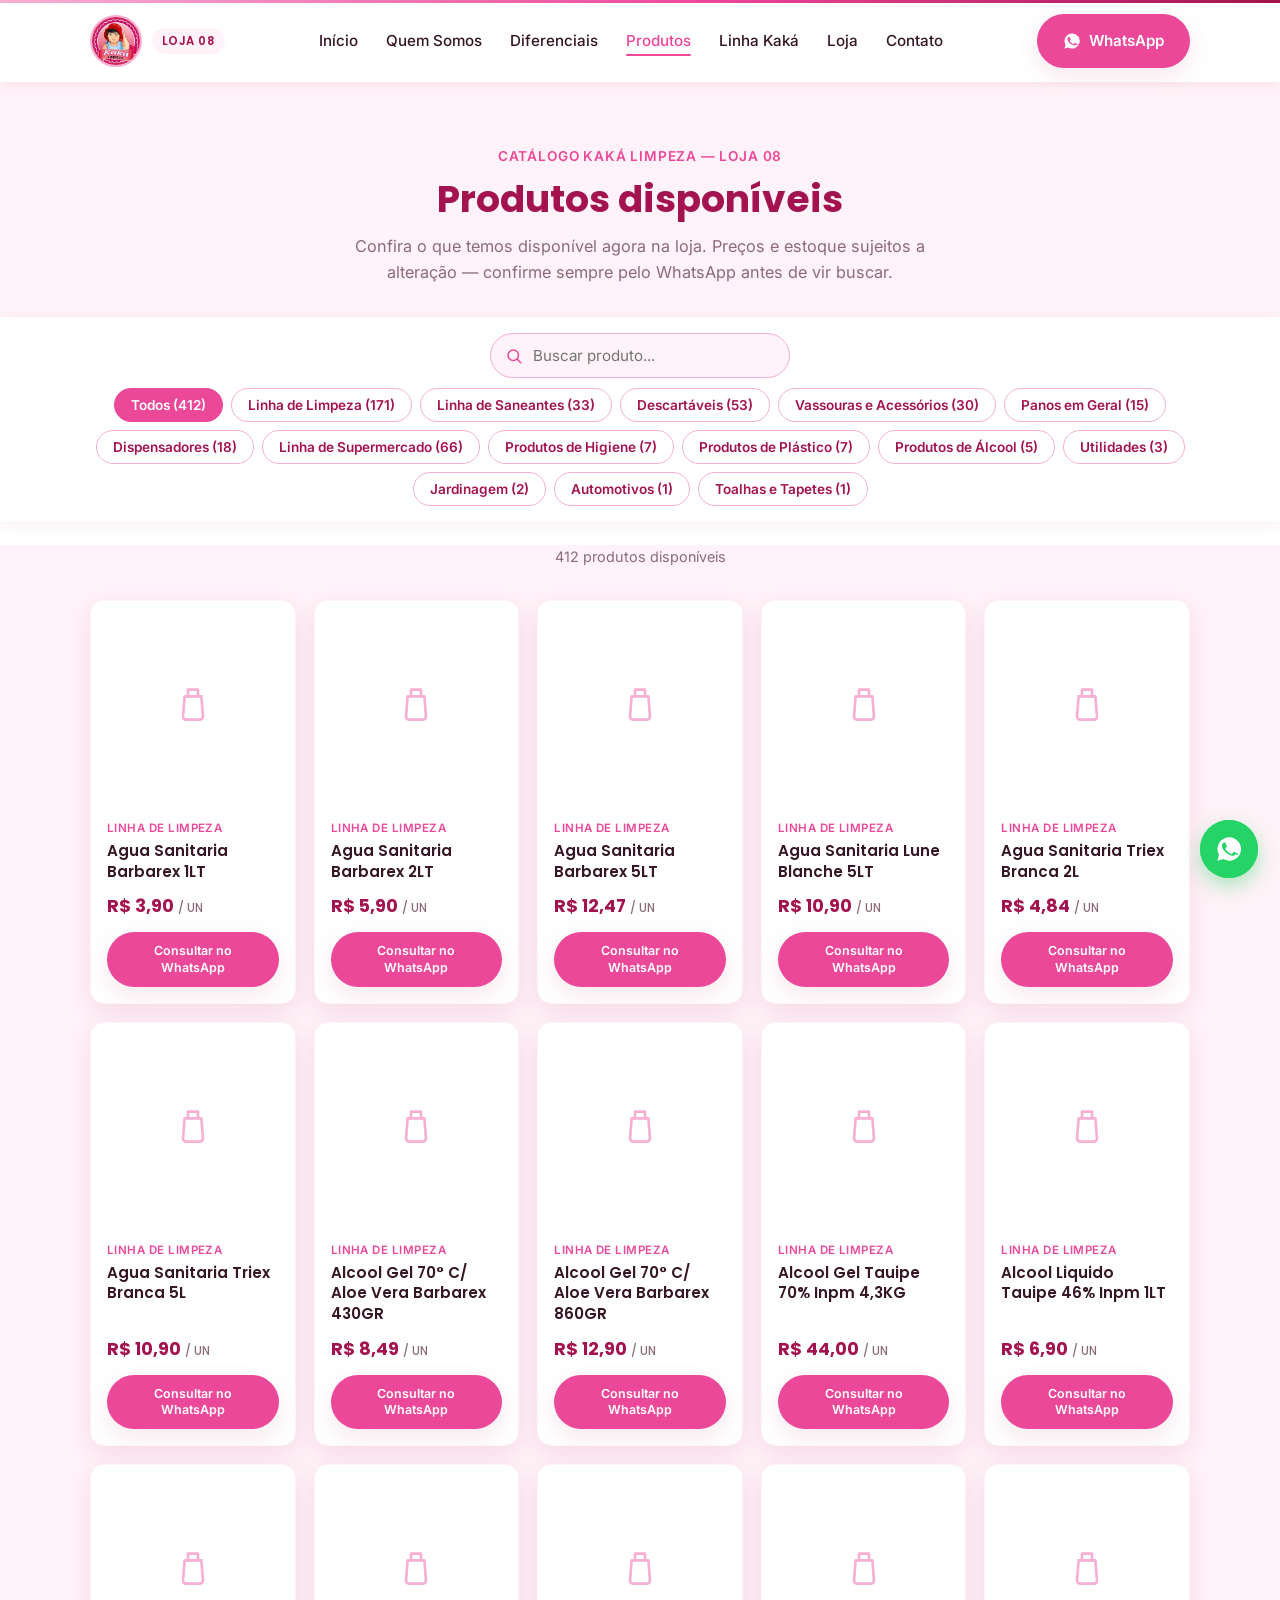
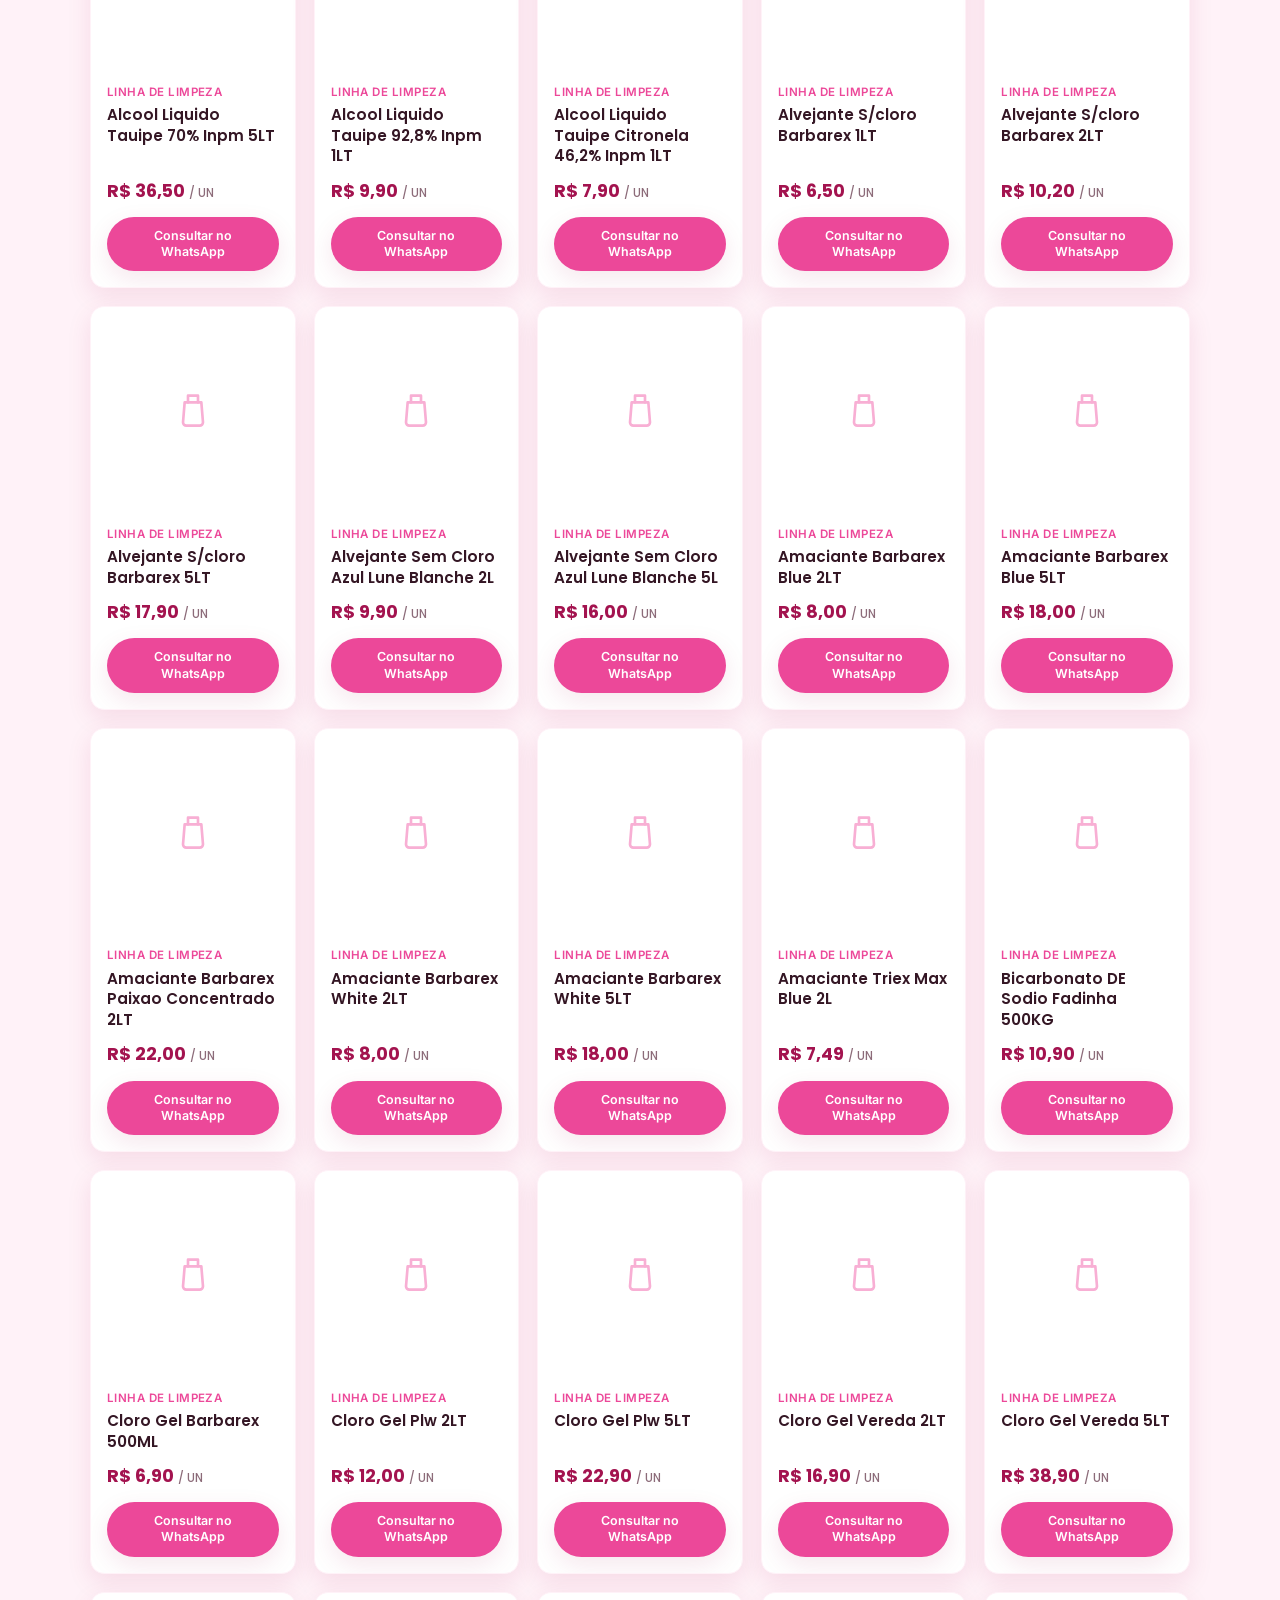
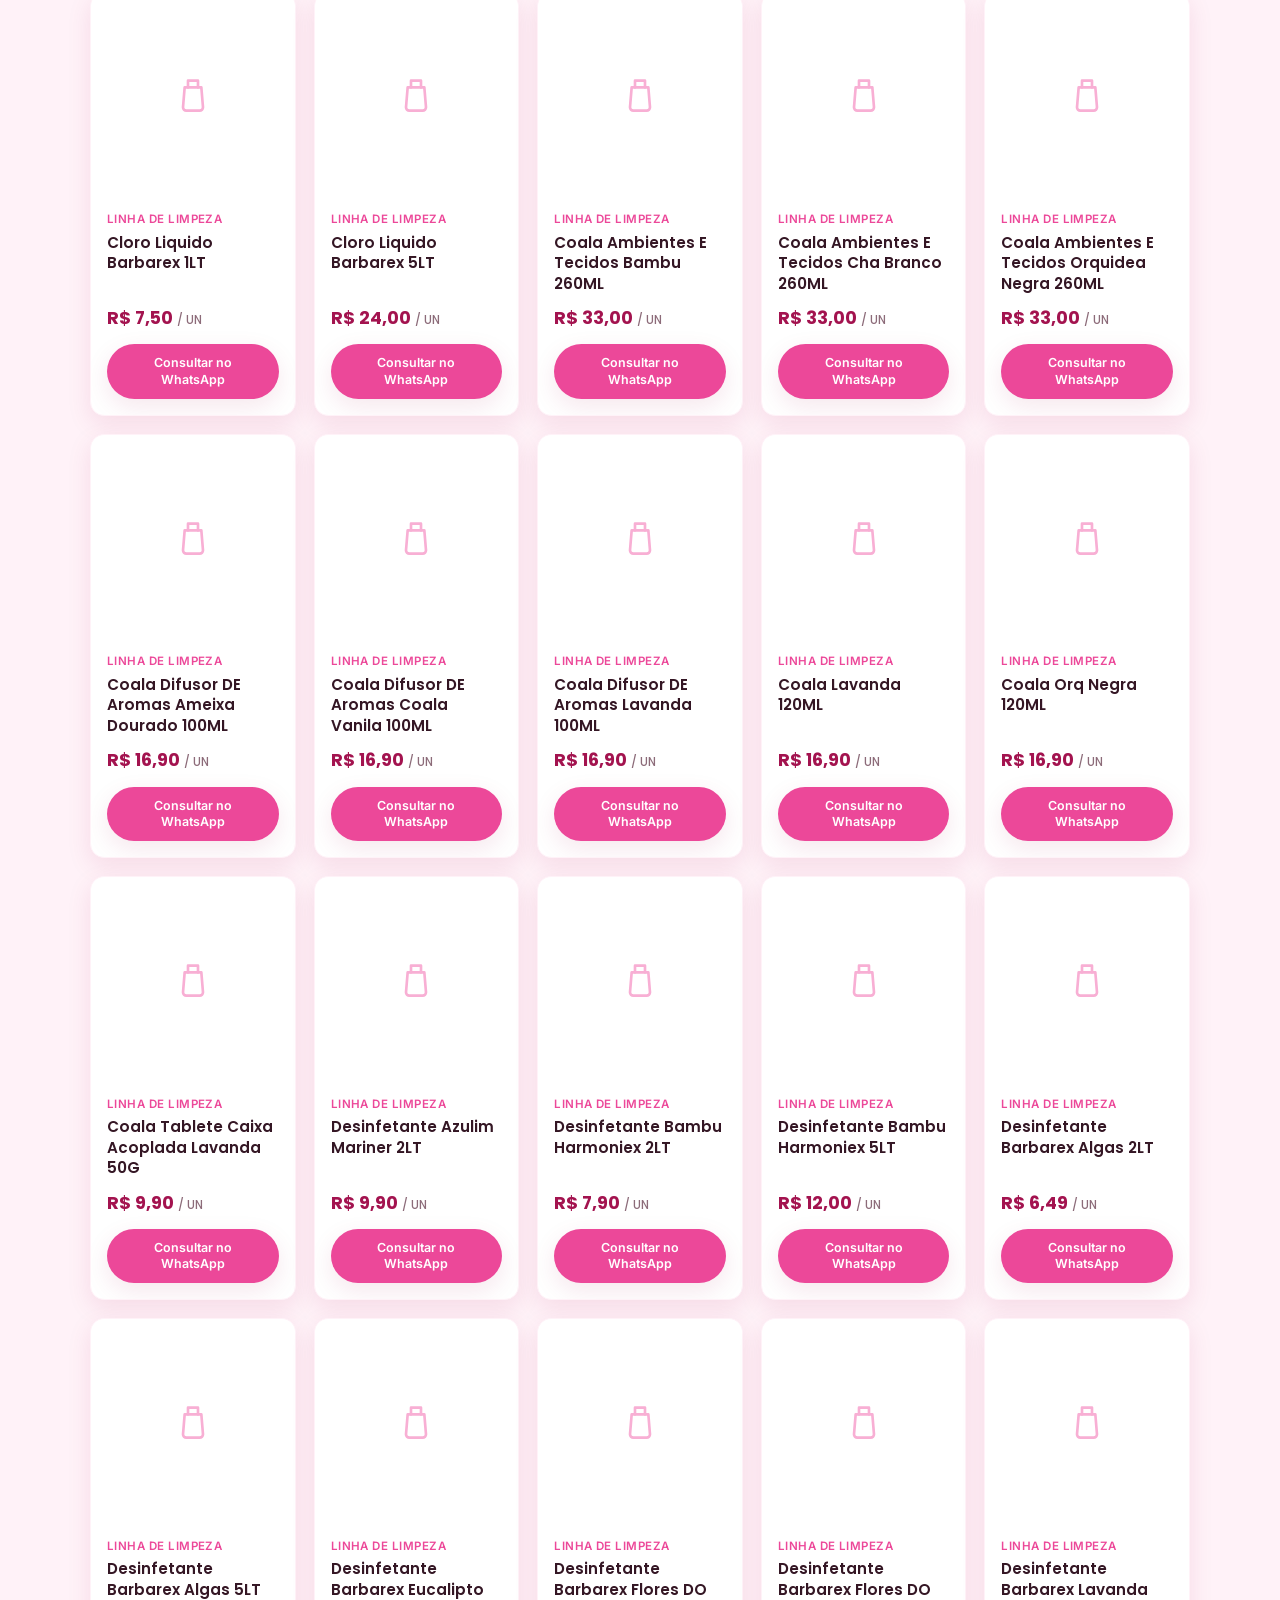
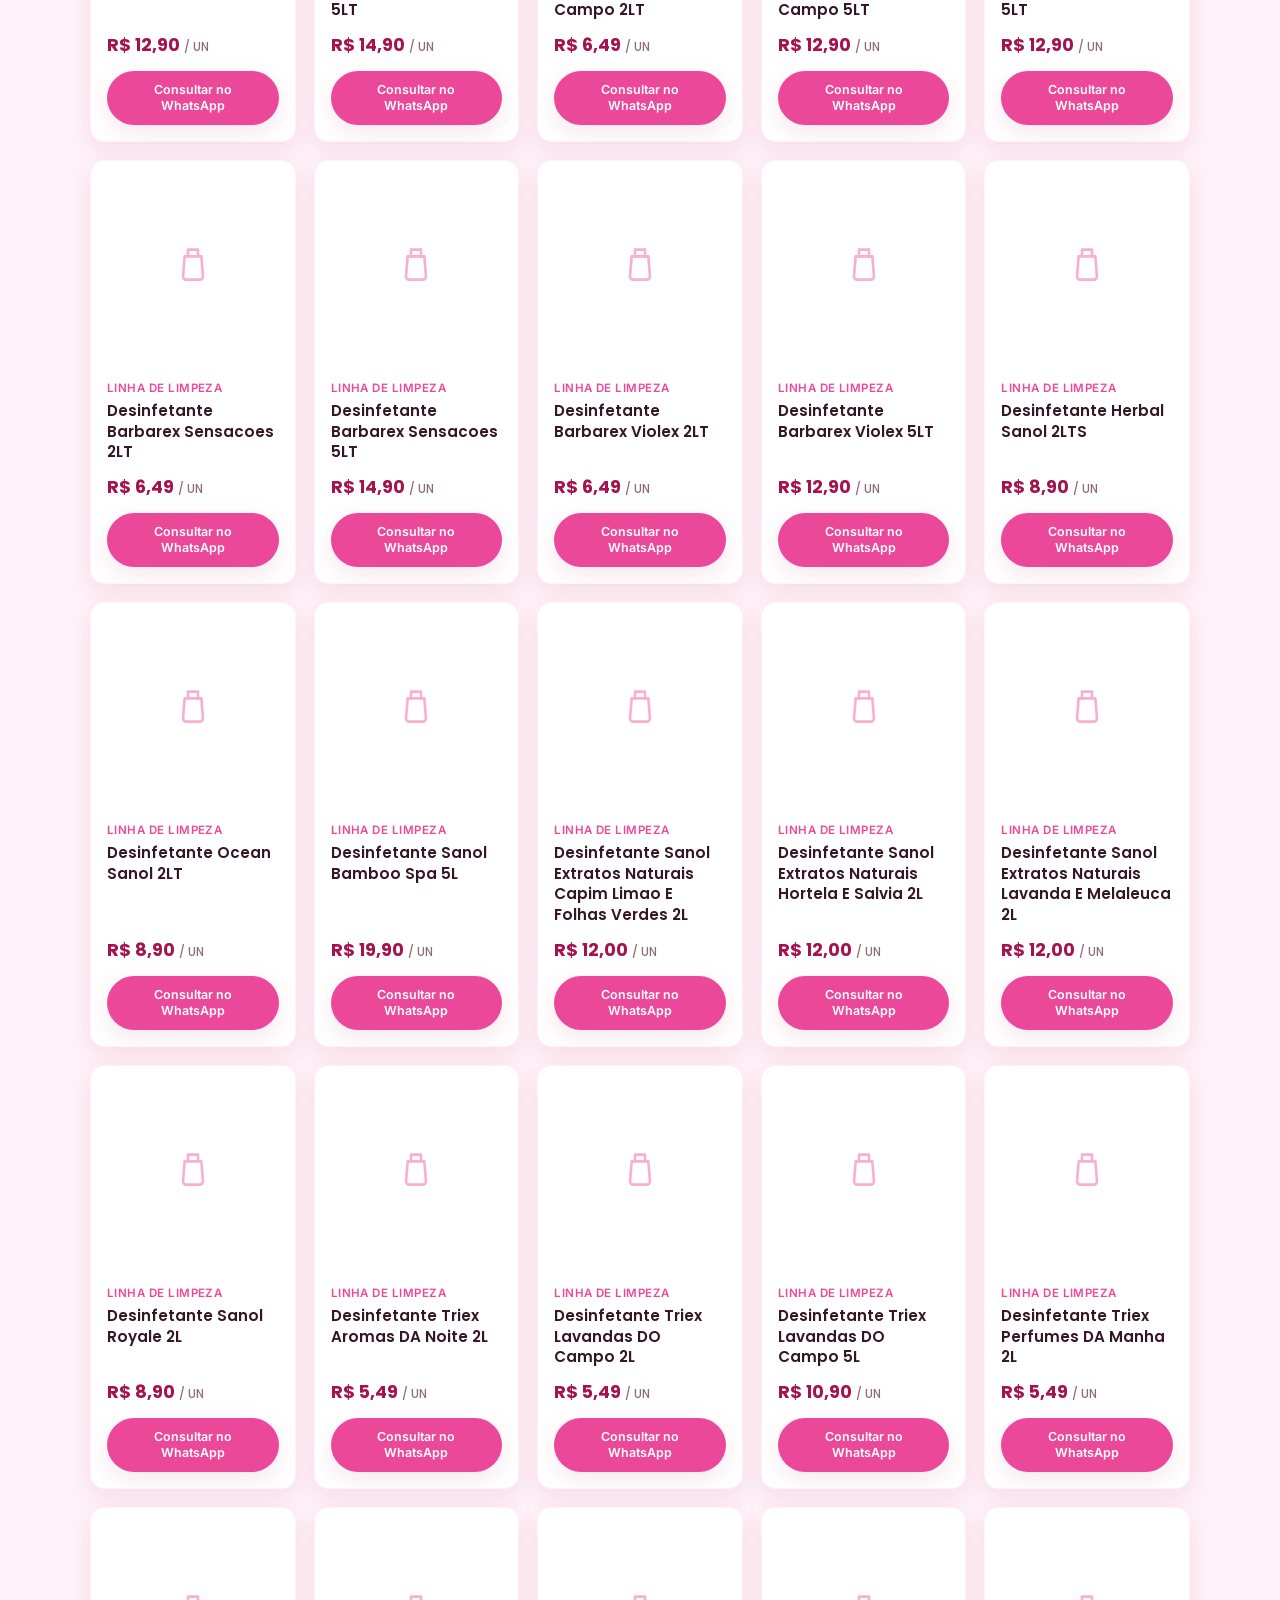
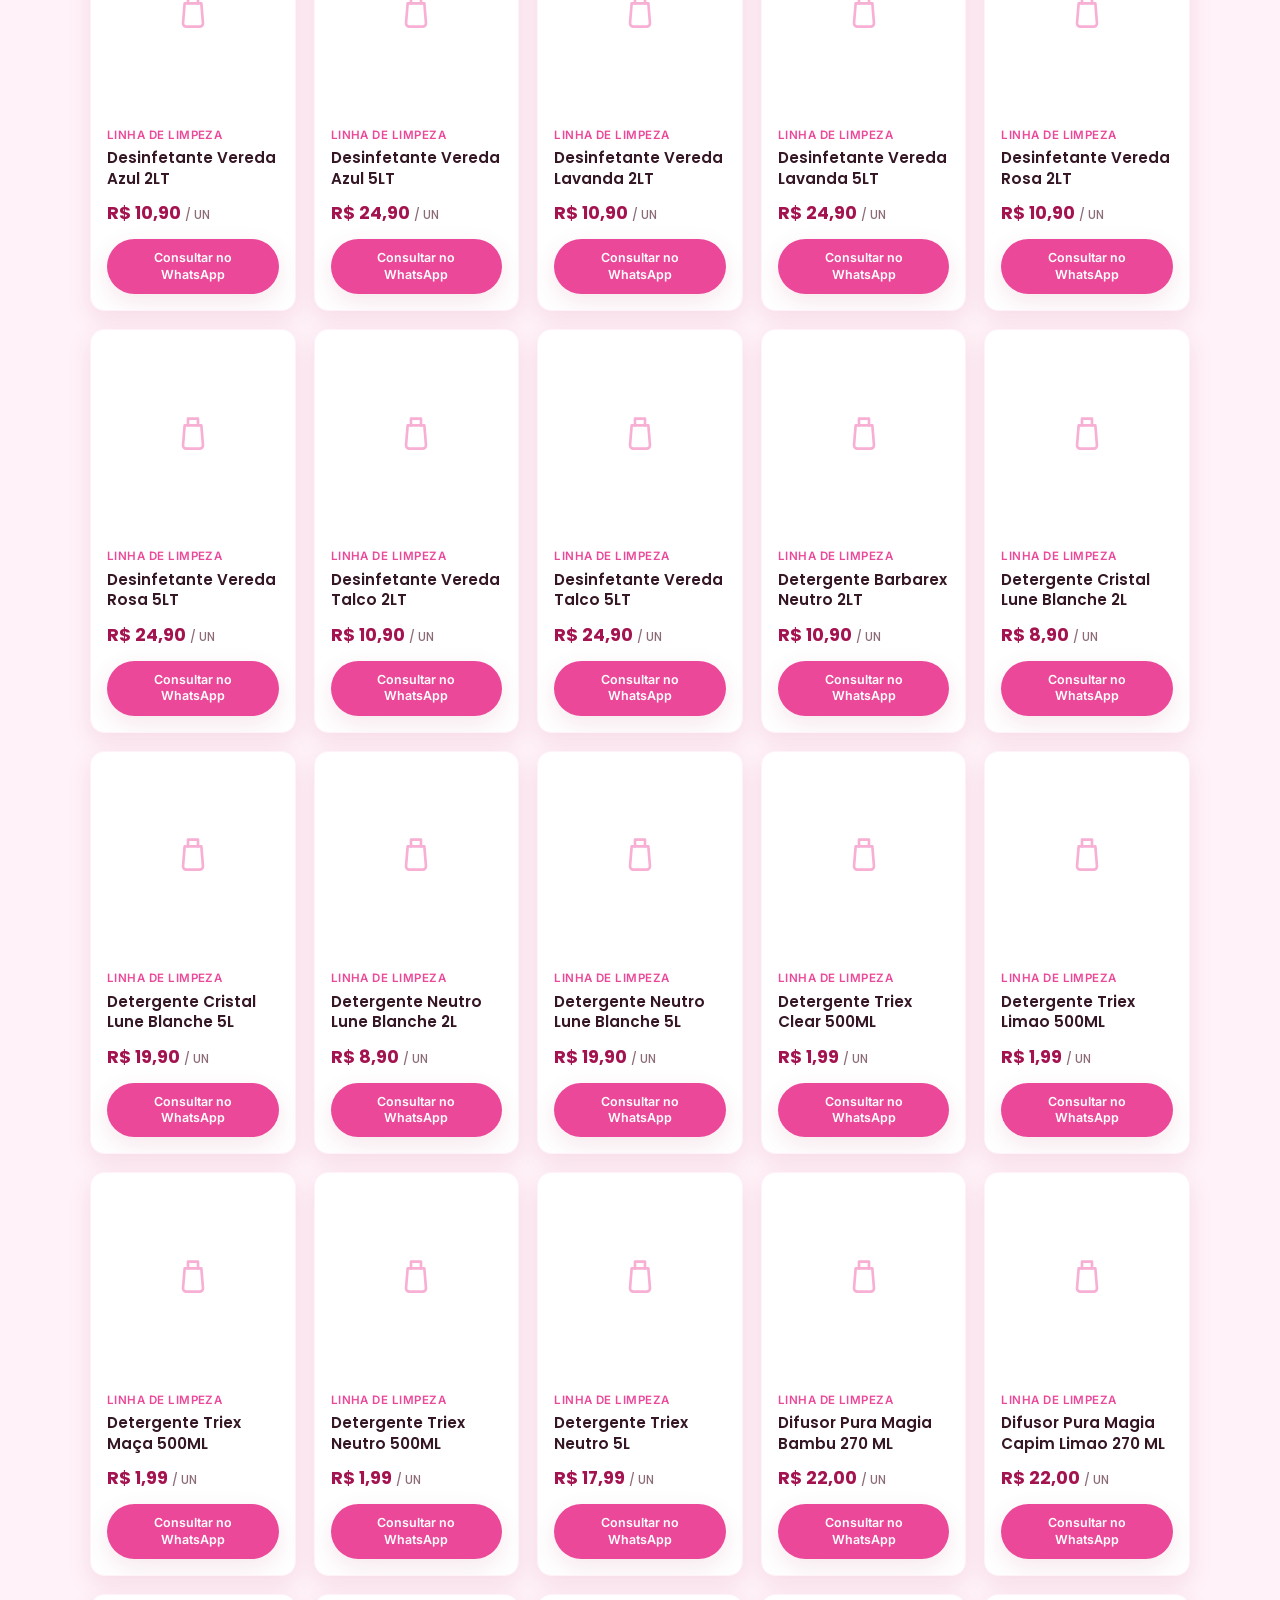
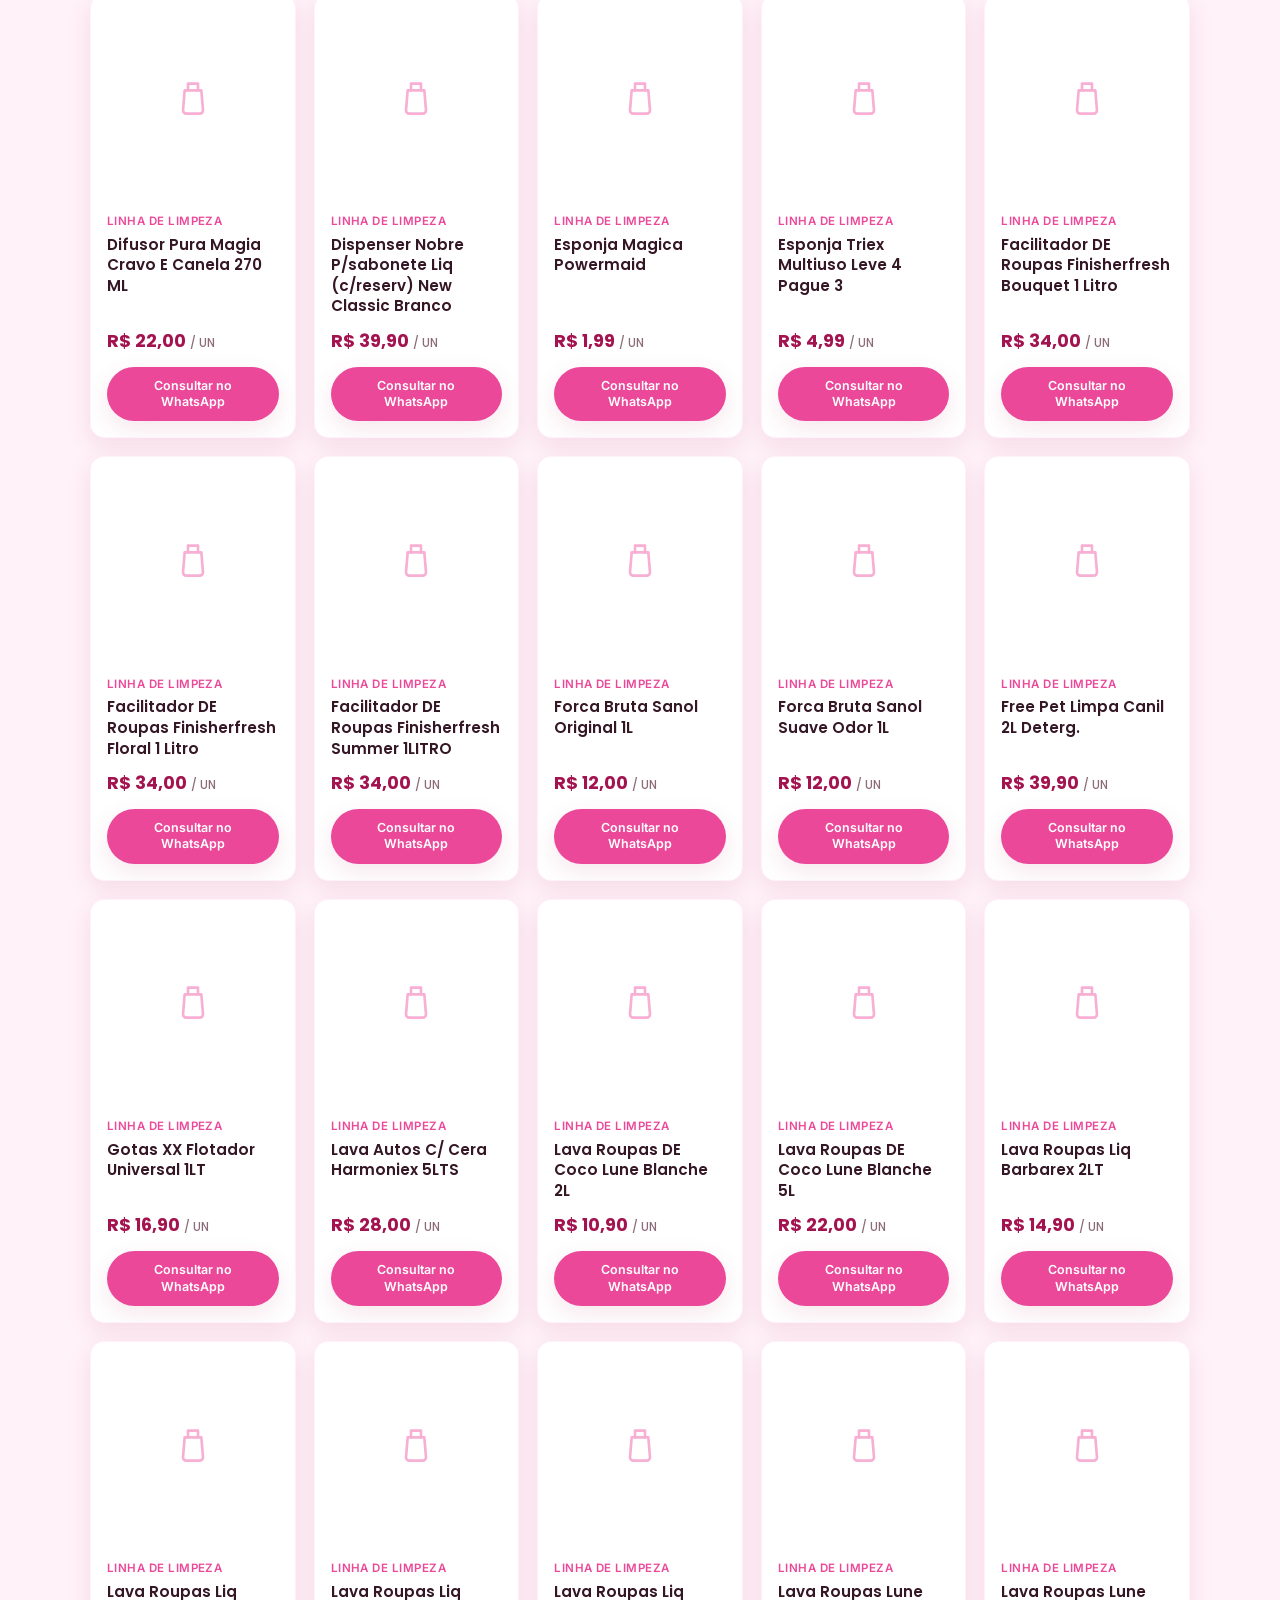
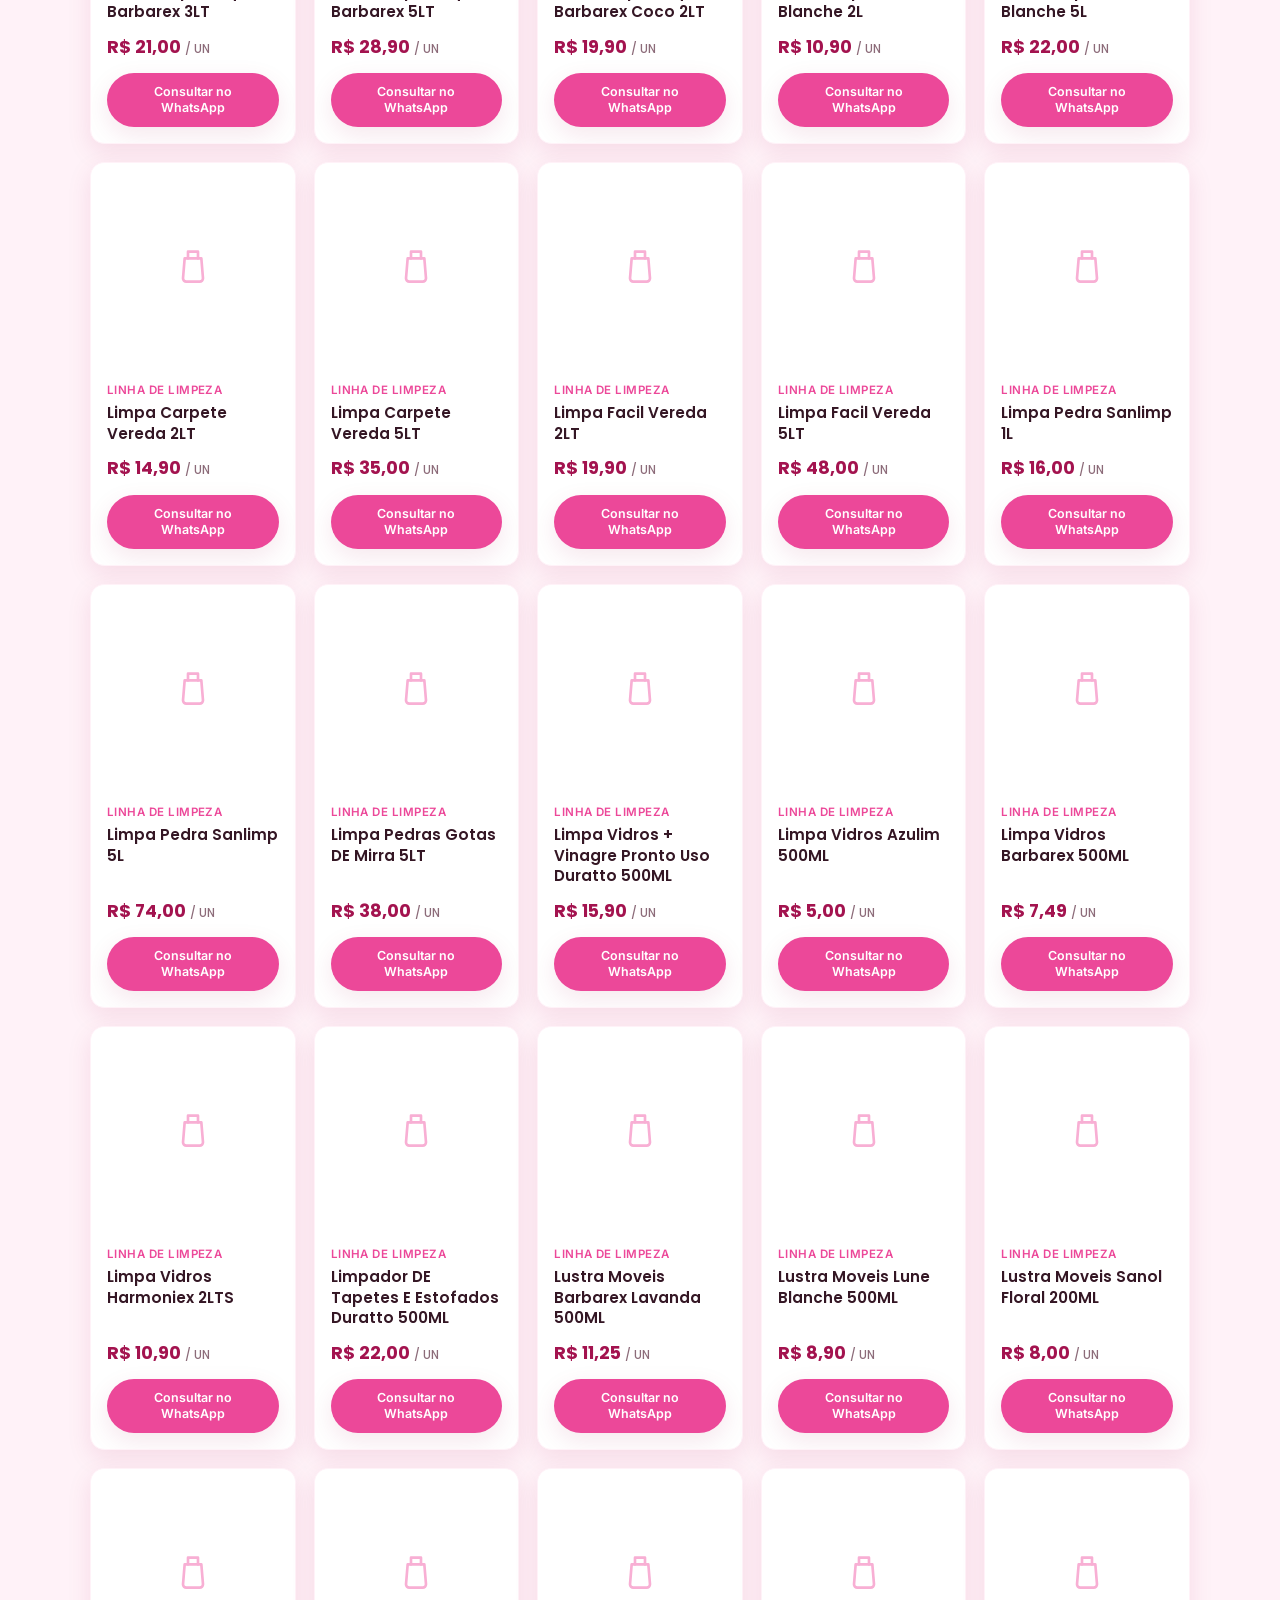
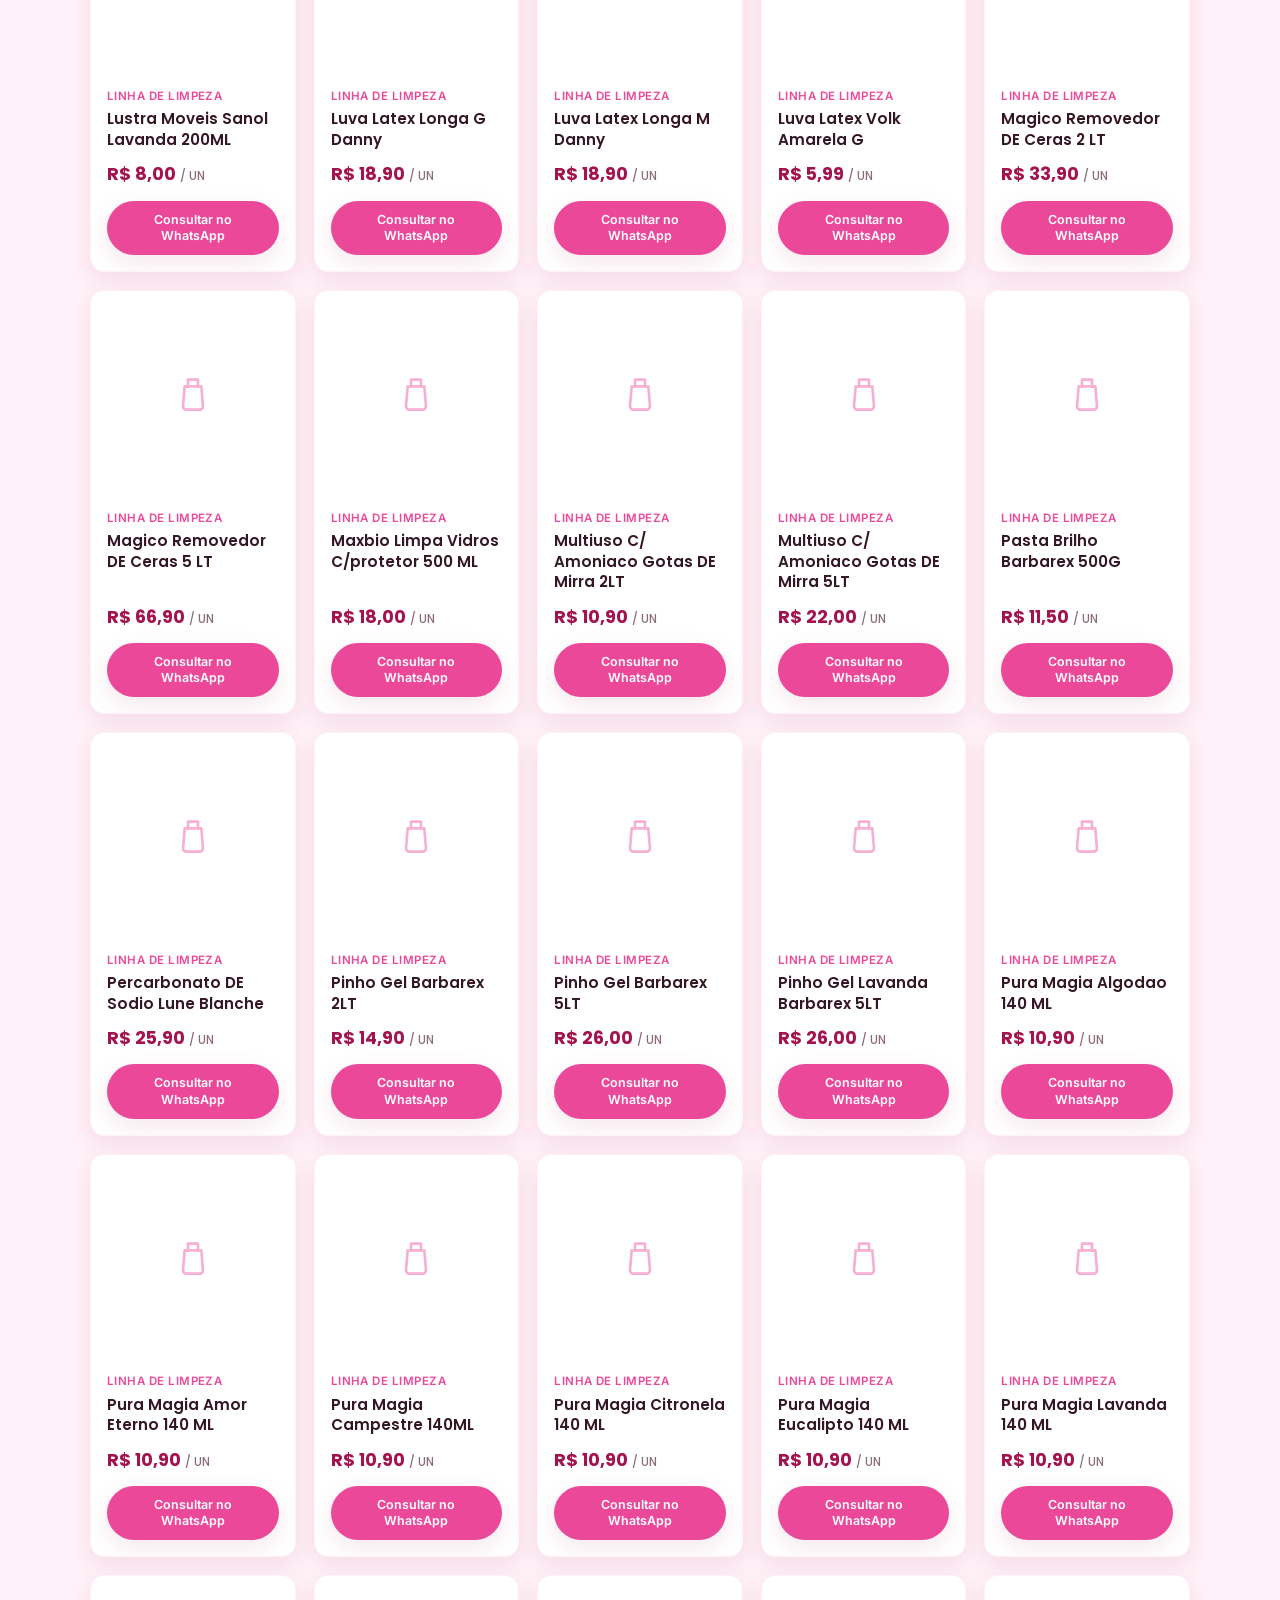
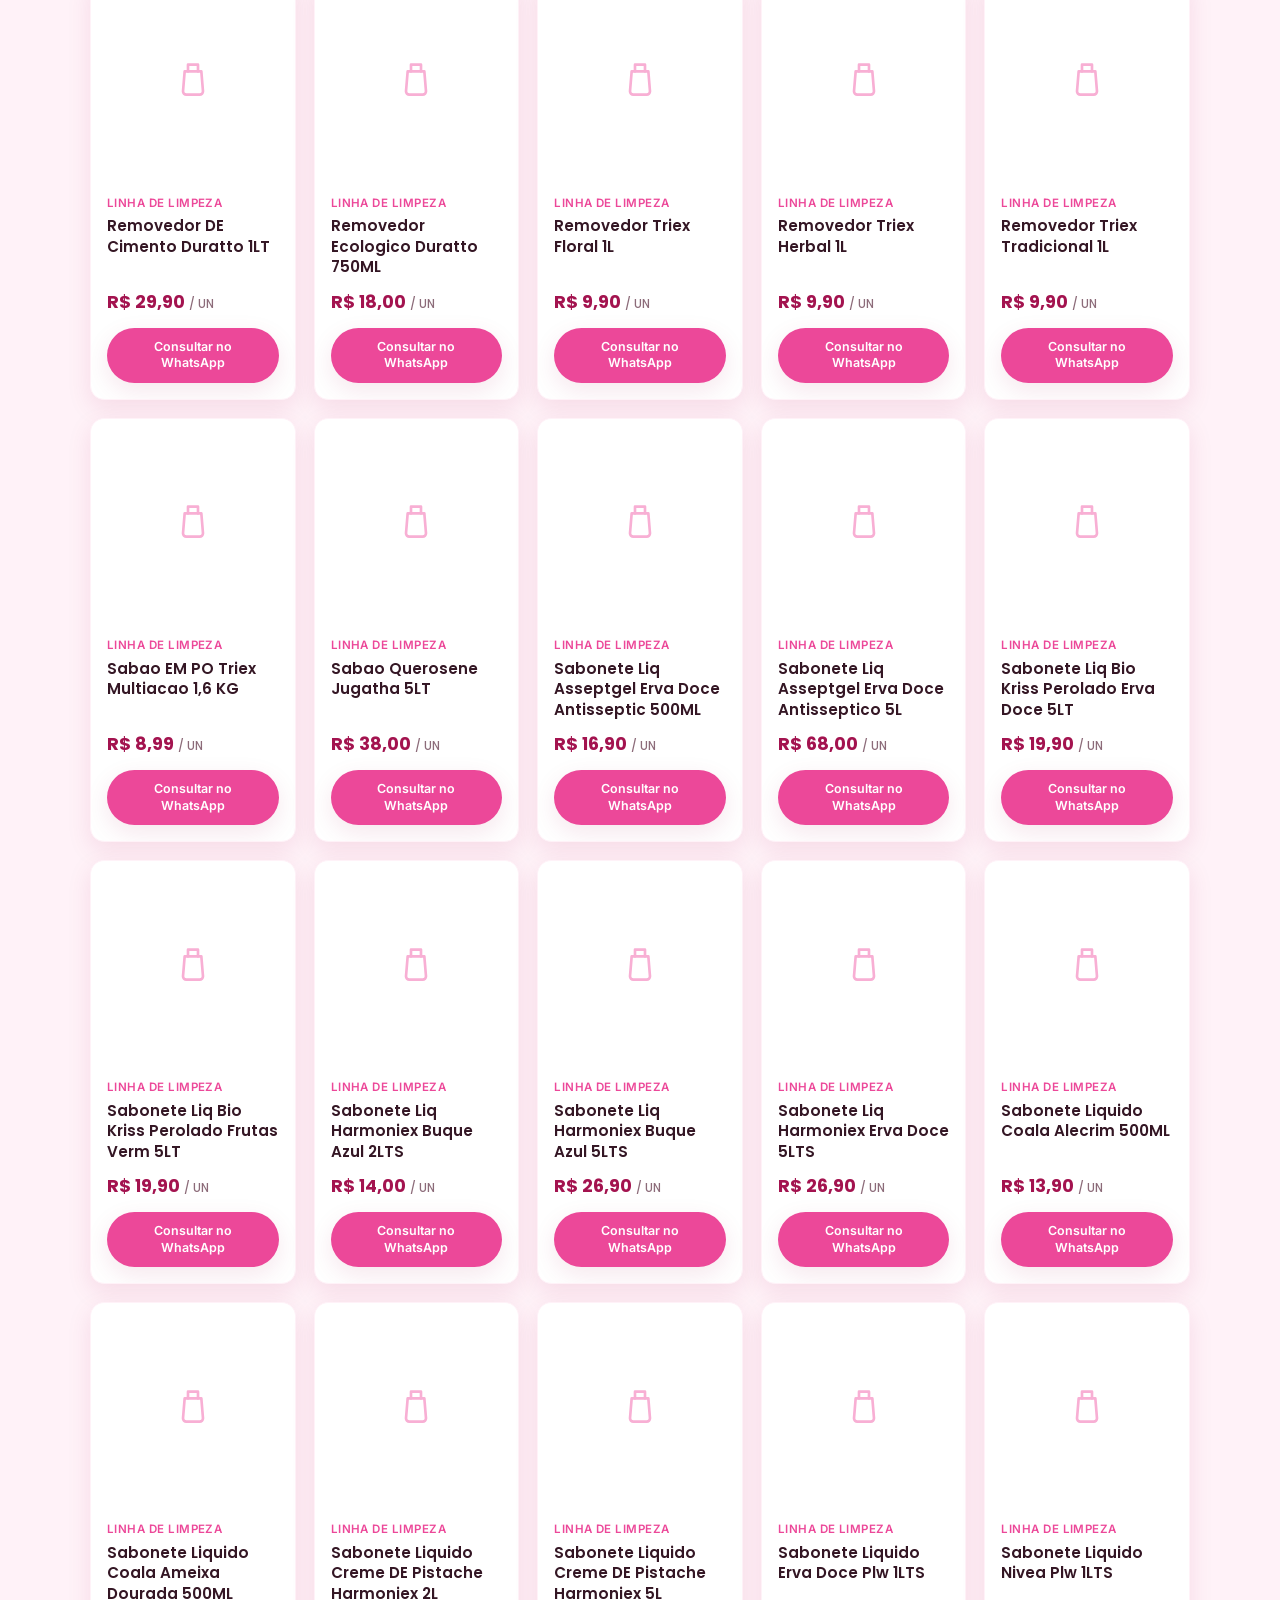
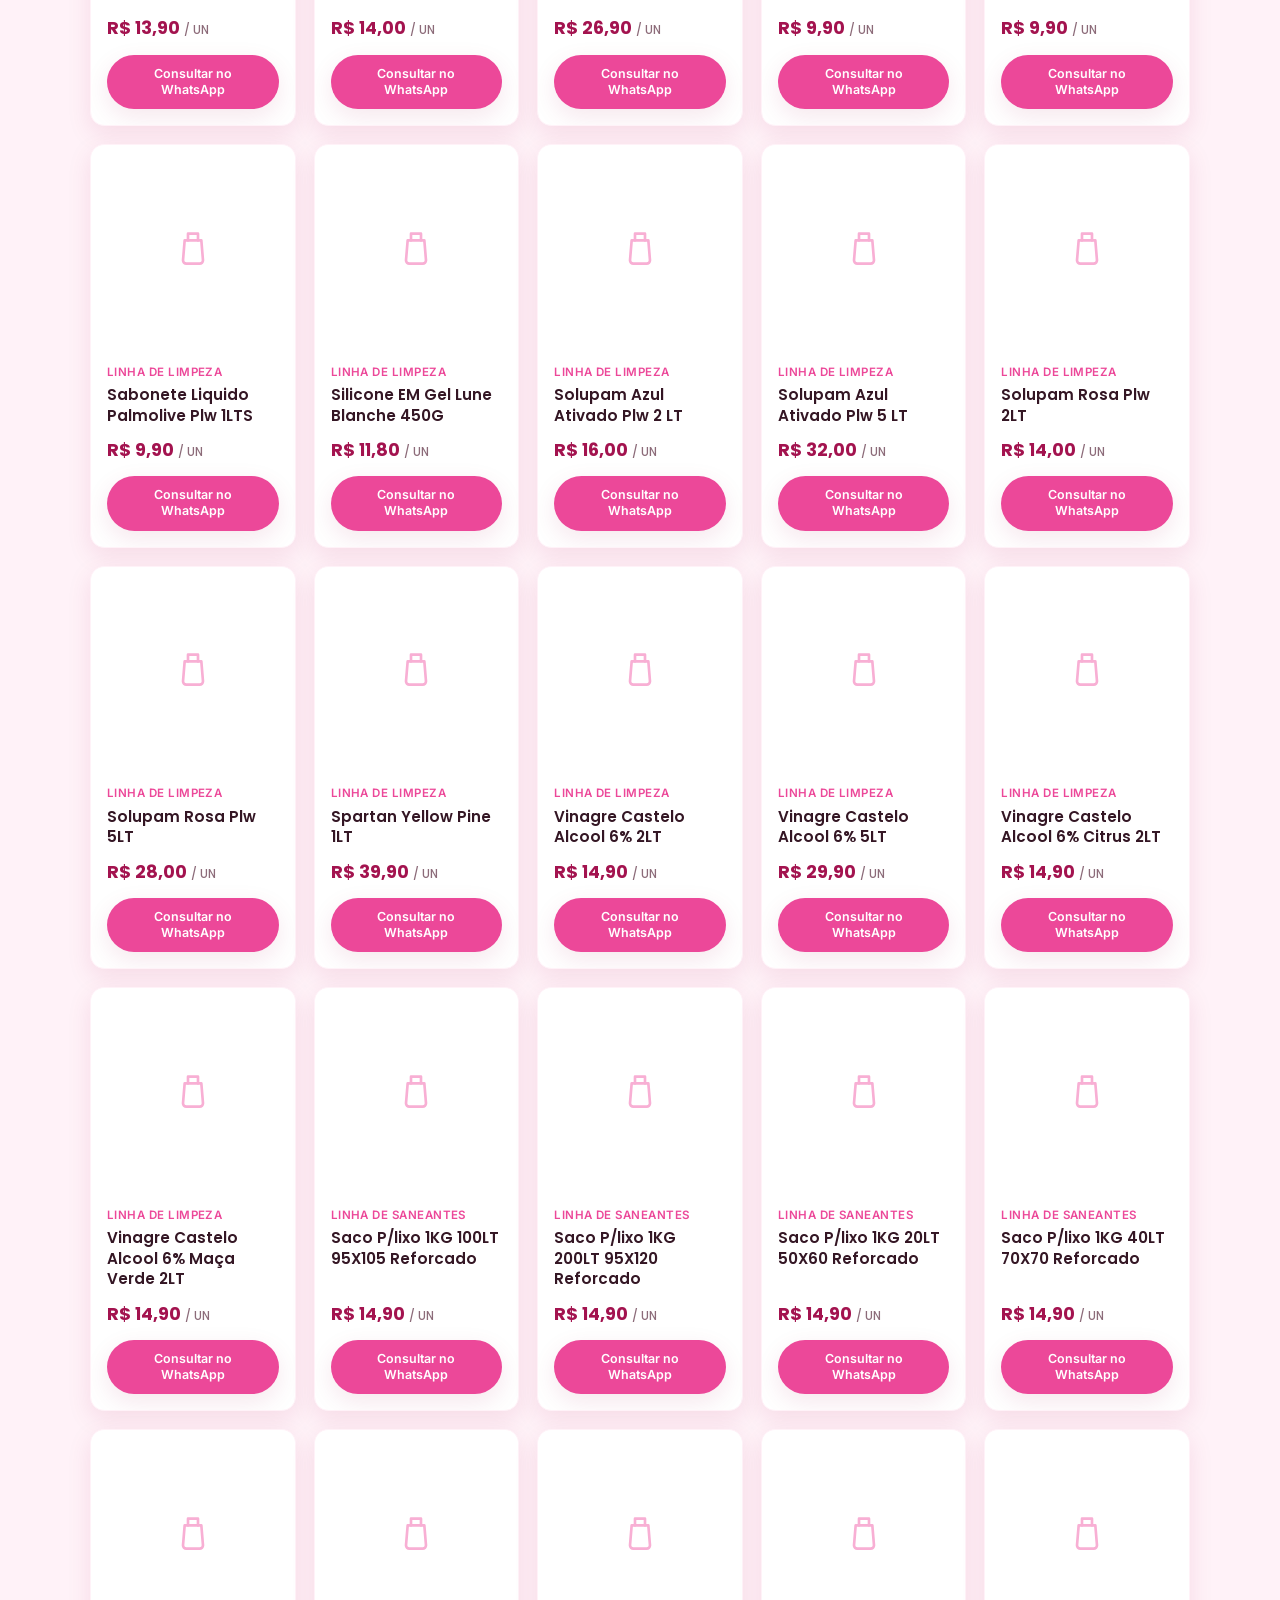
<file: produtos.html>
<!DOCTYPE html>
<html lang="pt-BR">
<head>
<meta charset="UTF-8">
<meta name="viewport" content="width=device-width, initial-scale=1.0">
<title>Catálogo de Produtos | Kaká Limpeza - Loja 08</title>
<meta name="description" content="Confira os produtos disponíveis na Kaká Limpeza - Loja 08, em Socorro-SP. Limpeza, descartáveis, utensílios e muito mais no atacado e no varejo.">
<meta name="robots" content="noindex">

<link rel="icon" type="image/png" href="assets/favicon-kaka.png">
<link rel="apple-touch-icon" href="assets/logo-kaka-limpeza.png">

<link rel="preconnect" href="https://fonts.googleapis.com">
<link rel="preconnect" href="https://fonts.gstatic.com" crossorigin>
<link href="https://fonts.googleapis.com/css2?family=Inter:wght@400;500;600&family=Poppins:wght@500;600;700;800&display=swap" rel="stylesheet">

<link rel="stylesheet" href="style.css">
</head>
<body>

<div class="scroll-progress" id="scrollProgress" aria-hidden="true"></div>

<header class="site-header" id="topo">
  <div class="header-inner">
    <a href="index.html#inicio" class="logo">
      <img src="assets/logo-kaka-limpeza.png" alt="Kaká Limpeza - Loja 08" class="logo-img">
      <span class="logo-badge">Loja 08</span>
    </a>

    <nav class="nav" aria-label="Navegação principal">
      <ul class="nav-list">
        <li><a href="index.html#inicio" class="nav-link">Início</a></li>
        <li><a href="index.html#quem-somos" class="nav-link">Quem Somos</a></li>
        <li><a href="index.html#diferenciais" class="nav-link">Diferenciais</a></li>
        <li><a href="produtos.html" class="nav-link is-active">Produtos</a></li>
        <li><a href="index.html#linha-kaka" class="nav-link">Linha Kaká</a></li>
        <li><a href="index.html#loja" class="nav-link">Loja</a></li>
        <li><a href="index.html#contato" class="nav-link">Contato</a></li>
      </ul>
    </nav>

    <a class="header-cta btn btn-primary" href="https://wa.me/5519998106055?text=Ol%C3%A1%2C%20vim%20pelo%20site%20e%20gostaria%20de%20mais%20informa%C3%A7%C3%B5es%20sobre%20os%20produtos%20da%20Kak%C3%A1%20Limpeza%20Loja%2008!" target="_blank" rel="noopener">
      <svg viewBox="0 0 24 24" width="18" height="18" fill="currentColor" aria-hidden="true"><path d="M12 2a10 10 0 0 0-8.6 15L2 22l5.2-1.4A10 10 0 1 0 12 2Zm5.8 14.2c-.2.7-1.4 1.4-2 1.5-.5.1-1.1.1-1.8-.1-.4-.1-1-.3-1.7-.6-3-1.3-5-4.3-5.1-4.5-.1-.2-1.2-1.6-1.2-3.1s.8-2.2 1-2.5c.3-.3.6-.4.8-.4h.6c.2 0 .5 0 .7.5.3.7.9 2.2 1 2.4.1.2.1.4 0 .6-.1.2-.2.4-.4.6-.2.2-.4.5-.5.6-.2.2-.4.4-.2.8.2.4.9 1.5 2 2.4 1.4 1.2 2.5 1.6 2.9 1.8.4.2.6.1.8-.1.2-.3.9-1 1.1-1.4.2-.4.5-.3.8-.2.3.1 2 .9 2.3 1.1.3.2.5.3.6.4.1.2.1.9-.1 1.6Z"/></svg>
      WhatsApp
    </a>

    <button class="menu-toggle" id="menuToggle" aria-label="Abrir menu" aria-expanded="false" aria-controls="mobileNav">
      <svg class="icon-menu" viewBox="0 0 24 24" width="26" height="26" fill="none" stroke="currentColor" stroke-width="2" stroke-linecap="round"><line x1="3" y1="6" x2="21" y2="6"></line><line x1="3" y1="12" x2="21" y2="12"></line><line x1="3" y1="18" x2="21" y2="18"></line></svg>
      <svg class="icon-close" viewBox="0 0 24 24" width="26" height="26" fill="none" stroke="currentColor" stroke-width="2" stroke-linecap="round"><line x1="6" y1="6" x2="18" y2="18"></line><line x1="18" y1="6" x2="6" y2="18"></line></svg>
    </button>
  </div>

  <nav class="mobile-nav" id="mobileNav" aria-label="Navegação mobile">
    <a href="index.html#inicio" class="mobile-nav-link">Início</a>
    <a href="index.html#quem-somos" class="mobile-nav-link">Quem Somos</a>
    <a href="index.html#diferenciais" class="mobile-nav-link">Diferenciais</a>
    <a href="produtos.html" class="mobile-nav-link">Produtos</a>
    <a href="index.html#linha-kaka" class="mobile-nav-link">Linha Kaká</a>
    <a href="index.html#loja" class="mobile-nav-link">Loja</a>
    <a href="index.html#contato" class="mobile-nav-link">Contato</a>
    <a href="https://wa.me/5519998106055?text=Ol%C3%A1%2C%20vim%20pelo%20site%20e%20gostaria%20de%20mais%20informa%C3%A7%C3%B5es%20sobre%20os%20produtos%20da%20Kak%C3%A1%20Limpeza%20Loja%2008!" target="_blank" rel="noopener" class="mobile-nav-link mobile-nav-cta">Falar no WhatsApp</a>
  </nav>
</header>

<main>

  <section class="catalogo-hero">
    <div class="section-inner">
      <p class="eyebrow">Catálogo Kaká Limpeza — Loja 08</p>
      <h1 class="section-title">Produtos disponíveis</h1>
      <p class="section-subtitle">Confira o que temos disponível agora na loja. Preços e estoque sujeitos a alteração — confirme sempre pelo WhatsApp antes de vir buscar.</p>
    </div>
  </section>

  <div class="catalogo-toolbar">
    <div class="section-inner catalogo-toolbar-inner">
      <div class="catalogo-busca-row">
        <div class="catalogo-busca">
          <svg viewBox="0 0 24 24" width="18" height="18" fill="none" stroke="currentColor" stroke-width="2" stroke-linecap="round" stroke-linejoin="round" aria-hidden="true"><circle cx="11" cy="11" r="7"></circle><line x1="21" y1="21" x2="16.65" y2="16.65"></line></svg>
          <input type="search" id="catalogoBusca" placeholder="Buscar produto..." aria-label="Buscar produto">
        </div>
        <button type="button" class="catalogo-filtro-toggle" id="catalogoFiltroToggle" aria-expanded="false" aria-controls="catalogoCategorias" aria-label="Mostrar categorias">
          <svg viewBox="0 0 24 24" width="20" height="20" fill="none" stroke="currentColor" stroke-width="1.8" stroke-linecap="round" stroke-linejoin="round" aria-hidden="true">
            <rect x="3" y="3" width="18" height="18" rx="4"></rect>
            <rect x="6.5" y="6.5" width="4.5" height="4.5" rx="1"></rect>
            <rect x="13" y="6.5" width="4.5" height="4.5" rx="1"></rect>
            <rect x="6.5" y="13" width="4.5" height="4.5" rx="1"></rect>
            <rect x="13" y="13" width="4.5" height="4.5" rx="1"></rect>
          </svg>
        </button>
      </div>
      <div class="catalogo-categorias" id="catalogoCategorias" role="tablist" aria-label="Filtrar por categoria"></div>
    </div>
  </div>

  <section class="section" style="padding-top: 0;">
    <div class="section-inner">
      <p class="catalogo-resultado-count" id="catalogoContagem" aria-live="polite"></p>
      <div class="catalogo-grid" id="catalogoGrid"></div>
      <div class="catalogo-vazio" id="catalogoVazio" hidden>
        <h3>Nenhum produto encontrado</h3>
        <p>Tente buscar por outro termo ou escolher outra categoria.</p>
      </div>
    </div>
  </section>

</main>

<footer class="site-footer">
  <div class="footer-inner">
    <div class="footer-brand">
      <span class="logo-text footer-logo">Kaká Limpeza <strong>Loja 08</strong></span>
      <p>Atacado e varejo de produtos e utensílios de limpeza em Socorro-SP.</p>
    </div>

    <div class="footer-col">
      <p class="info-label">Endereço</p>
      <p>Av. XV de Agosto, 43 - Centro, Socorro - SP, CEP 13964-004</p>
    </div>

    <div class="footer-col">
      <p class="info-label">Contato</p>
      <p><a href="tel:+5519998106055" class="footer-contact-link"><svg viewBox="0 0 24 24" width="16" height="16" fill="none" stroke="currentColor" stroke-width="2" stroke-linecap="round" stroke-linejoin="round" aria-hidden="true"><path d="M22 16.9v3a2 2 0 0 1-2.2 2 19.8 19.8 0 0 1-8.6-3.1 19.5 19.5 0 0 1-6-6 19.8 19.8 0 0 1-3.1-8.7A2 2 0 0 1 4.1 2h3a2 2 0 0 1 2 1.7c.1.9.3 1.8.6 2.7a2 2 0 0 1-.4 2.1L8.1 9.7a16 16 0 0 0 6 6l1.2-1.2a2 2 0 0 1 2.1-.4c.9.3 1.8.5 2.7.6a2 2 0 0 1 1.7 2Z"/></svg>(19) 99810-6055</a></p>
      <p><a href="https://www.instagram.com/kakalimpeza08/" target="_blank" rel="noopener" class="footer-contact-link"><svg viewBox="0 0 24 24" width="16" height="16" fill="none" stroke="currentColor" stroke-width="2" stroke-linecap="round" stroke-linejoin="round" aria-hidden="true"><rect x="3" y="3" width="18" height="18" rx="5"/><circle cx="12" cy="12" r="4"/><circle cx="17.5" cy="6.5" r="1" fill="currentColor" stroke="none"/></svg>@kakalimpeza08</a></p>
    </div>
  </div>

  <div class="footer-bottom">
    <p>&copy; <span id="anoAtual">2026</span> Kaká Limpeza - Loja 08. Todos os direitos reservados.</p>
  </div>
</footer>

<a class="whatsapp-float" href="https://wa.me/5519998106055?text=Ol%C3%A1%2C%20vim%20pelo%20site%20e%20gostaria%20de%20mais%20informa%C3%A7%C3%B5es%20sobre%20os%20produtos%20da%20Kak%C3%A1%20Limpeza%20Loja%2008!" target="_blank" rel="noopener" aria-label="Falar no WhatsApp">
  <svg viewBox="0 0 24 24" width="28" height="28" fill="currentColor" aria-hidden="true"><path d="M12 2a10 10 0 0 0-8.6 15L2 22l5.2-1.4A10 10 0 1 0 12 2Zm5.8 14.2c-.2.7-1.4 1.4-2 1.5-.5.1-1.1.1-1.8-.1-.4-.1-1-.3-1.7-.6-3-1.3-5-4.3-5.1-4.5-.1-.2-1.2-1.6-1.2-3.1s.8-2.2 1-2.5c.3-.3.6-.4.8-.4h.6c.2 0 .5 0 .7.5.3.7.9 2.2 1 2.4.1.2.1.4 0 .6-.1.2-.2.4-.4.6-.2.2-.4.5-.5.6-.2.2-.4.4-.2.8.2.4.9 1.5 2 2.4 1.4 1.2 2.5 1.6 2.9 1.8.4.2.6.1.8-.1.2-.3.9-1 1.1-1.4.2-.4.5-.3.8-.2.3.1 2 .9 2.3 1.1.3.2.5.3.6.4.1.2.1.9-.1 1.6Z"/></svg>
</a>

<button type="button" class="back-to-top" id="backToTop" aria-label="Voltar ao topo">
  <svg viewBox="0 0 24 24" width="20" height="20" fill="none" stroke="currentColor" stroke-width="2.4" stroke-linecap="round" stroke-linejoin="round" aria-hidden="true"><line x1="12" y1="19" x2="12" y2="5"></line><polyline points="5 12 12 5 19 12"></polyline></svg>
</button>

<script src="produtos-data.js"></script>
<script src="script.js"></script>
<script src="produtos.js"></script>
</body>
</html>
</file>
<file: style.css>
/* =========================================================
   Kaká Limpeza - Loja 08 | Site institucional
   ========================================================= */

:root {
  --rosa-escuro: #A3134F;
  --rosa: #EC4899;
  --rosa-claro: #F8AFD4;
  --rosa-bg: #FFF2F8;
  --branco: #FFFFFF;
  --texto: #341624;
  --texto-suave: #8C6B79;

  --fonte-titulo: 'Poppins', sans-serif;
  --fonte-texto: 'Inter', sans-serif;

  --raio: 14px;
  --sombra: 0 8px 24px rgba(163, 19, 79, 0.10);
  --sombra-hover: 0 12px 28px rgba(163, 19, 79, 0.16);

  --ease-out: cubic-bezier(.16, 1, .3, 1);
  --ease-spring: cubic-bezier(.34, 1.56, .64, 1);
}

/* ---------- Reset básico ---------- */
* {
  box-sizing: border-box;
  margin: 0;
  padding: 0;
}

html {
  scroll-behavior: smooth;
}

body {
  font-family: var(--fonte-texto);
  color: var(--texto);
  background: var(--branco);
  line-height: 1.6;
  overflow-x: hidden;
}

img, svg {
  display: block;
  max-width: 100%;
}

a {
  text-decoration: none;
  color: inherit;
}

ul {
  list-style: none;
}

h1, h2, h3 {
  font-family: var(--fonte-titulo);
  color: var(--rosa-escuro);
  line-height: 1.25;
}

.section-inner,
.header-inner,
.footer-inner {
  width: 100%;
  max-width: 1140px;
  margin: 0 auto;
  padding: 0 20px;
}

.section {
  padding: clamp(56px, 9vw, 88px) 0;
  position: relative;
}

.section:nth-of-type(even) {
  background: var(--rosa-bg);
}

.section-header {
  text-align: center;
  max-width: 620px;
  margin: 0 auto 40px;
}

.eyebrow {
  color: var(--rosa);
  font-weight: 600;
  font-size: 0.85rem;
  text-transform: uppercase;
  letter-spacing: 0.06em;
  margin-bottom: 8px;
}

.section-title {
  font-size: clamp(1.7rem, 1.2rem + 2vw, 2.35rem);
  font-weight: 700;
  margin-bottom: 12px;
}

.section-subtitle {
  color: var(--texto-suave);
  font-size: 1.02rem;
}

/* ---------- Utilitário: apenas leitores de tela ---------- */
.sr-only {
  position: absolute;
  width: 1px;
  height: 1px;
  padding: 0;
  margin: -1px;
  overflow: hidden;
  clip: rect(0, 0, 0, 0);
  white-space: nowrap;
  border: 0;
}

/* ---------- Barra de progresso de leitura ---------- */
.scroll-progress {
  position: fixed;
  top: 0;
  left: 0;
  height: 3px;
  width: 100%;
  background: linear-gradient(90deg, var(--rosa-claro), var(--rosa) 55%, var(--rosa-escuro));
  transform: scaleX(0);
  transform-origin: 0 0;
  z-index: 200;
  pointer-events: none;
}

@supports (animation-timeline: scroll()) {
  .scroll-progress {
    transform: none;
    animation: scrollProgress auto linear;
    animation-timeline: scroll(root);
  }
}

@keyframes scrollProgress {
  from { transform: scaleX(0); }
  to { transform: scaleX(1); }
}

/* ---------- Botões ---------- */
.btn {
  display: inline-flex;
  align-items: center;
  justify-content: center;
  gap: 8px;
  padding: 13px 24px;
  border-radius: 999px;
  font-weight: 600;
  font-size: 0.95rem;
  font-family: var(--fonte-texto);
  border: 2px solid transparent;
  cursor: pointer;
  transition: transform 0.2s var(--ease-out), box-shadow 0.2s var(--ease-out), background 0.2s ease, color 0.2s ease, border-color 0.2s ease;
  white-space: nowrap;
}

.btn:hover {
  transform: translateY(-3px);
}

.btn:active {
  transform: translateY(-1px);
}

.btn-primary {
  background: var(--rosa);
  color: var(--branco);
  box-shadow: var(--sombra);
}

.btn-primary:hover {
  background: var(--rosa-escuro);
  background: color-mix(in srgb, var(--rosa) 78%, black 14%);
  box-shadow: var(--sombra-hover);
}

.btn-white {
  background: var(--branco);
  color: var(--rosa-escuro);
}

.btn-white:hover {
  background: var(--rosa-bg);
}

.btn-outline {
  background: transparent;
  color: var(--rosa-escuro);
  border-color: var(--rosa-claro);
}

.btn-outline:hover {
  background: var(--rosa-bg);
  border-color: var(--rosa);
}

.btn-outline-light {
  background: transparent;
  color: var(--branco);
  border-color: rgba(255, 255, 255, 0.7);
}

.btn-outline-light:hover {
  background: rgba(255, 255, 255, 0.15);
}

/* =========================================================
   Header
   ========================================================= */
.site-header {
  position: sticky;
  top: 0;
  z-index: 100;
  background: var(--branco);
  box-shadow: 0 2px 12px rgba(163, 19, 79, 0.08);
  transition: background-color 0.35s ease, box-shadow 0.35s ease, backdrop-filter 0.35s ease;
}

.site-header.is-scrolled {
  background: color-mix(in srgb, var(--branco) 86%, transparent);
  -webkit-backdrop-filter: blur(14px) saturate(150%);
  backdrop-filter: blur(14px) saturate(150%);
  box-shadow: 0 10px 26px rgba(163, 19, 79, 0.14);
}

.header-inner {
  display: flex;
  align-items: center;
  justify-content: space-between;
  gap: 12px;
  padding-top: 14px;
  padding-bottom: 14px;
  transition: padding 0.3s ease;
}

.site-header.is-scrolled .header-inner {
  padding-top: 9px;
  padding-bottom: 9px;
}

.logo {
  display: flex;
  align-items: center;
  gap: 10px;
  flex-shrink: 0;
}

.logo-img {
  height: 44px;
  width: 44px;
  border-radius: 50%;
  border: 2px solid var(--rosa-claro);
  object-fit: cover;
  object-position: center;
  background: var(--branco);
  transition: transform 0.3s var(--ease-out), border-color 0.3s ease, box-shadow 0.3s ease;
  box-shadow: 0 0 0 0 rgba(236, 72, 153, 0);
}

.logo:hover .logo-img {
  transform: scale(1.06) rotate(-3deg);
  border-color: var(--rosa);
  box-shadow: 0 0 0 6px var(--rosa-bg);
}

.logo-badge {
  font-family: var(--fonte-titulo);
  font-weight: 600;
  font-size: 0.72rem;
  text-transform: uppercase;
  letter-spacing: 0.04em;
  color: var(--rosa-escuro);
  background: var(--rosa-bg);
  padding: 4px 10px;
  border-radius: 999px;
  white-space: nowrap;
}

.logo-icon {
  color: var(--rosa);
  display: flex;
}

.logo-text {
  font-family: var(--fonte-titulo);
  font-weight: 500;
  font-size: 1.05rem;
  color: var(--texto);
}

.logo-text strong {
  color: var(--rosa-escuro);
  font-weight: 700;
}

.nav {
  display: none;
}

.nav-list {
  display: flex;
  gap: 28px;
}

.nav-link {
  font-weight: 500;
  font-size: 0.95rem;
  color: var(--texto);
  position: relative;
  padding: 4px 0;
  transition: color 0.2s ease;
}

.nav-link::after {
  content: "";
  position: absolute;
  left: 0;
  right: 0;
  bottom: -2px;
  height: 2px;
  border-radius: 2px;
  background: var(--rosa);
  transform: scaleX(0);
  transform-origin: left;
  transition: transform 0.25s var(--ease-out);
}

.nav-link:hover,
.nav-link:focus-visible,
.nav-link.is-active {
  color: var(--rosa);
}

.nav-link:hover::after,
.nav-link:focus-visible::after,
.nav-link.is-active::after {
  transform: scaleX(1);
}

.header-cta {
  display: none;
}

.menu-toggle {
  position: relative;
  width: 26px;
  height: 26px;
  background: none;
  border: none;
  color: var(--rosa-escuro);
  cursor: pointer;
  padding: 4px;
  display: flex;
  align-items: center;
  justify-content: center;
}

.menu-toggle svg {
  position: absolute;
  inset: 4px;
  transition: opacity 0.25s ease, transform 0.3s var(--ease-out);
}

.menu-toggle .icon-close {
  opacity: 0;
  transform: rotate(-80deg) scale(0.6);
}

.menu-toggle .icon-menu {
  opacity: 1;
  transform: rotate(0) scale(1);
}

.menu-toggle.is-open .icon-menu {
  opacity: 0;
  transform: rotate(80deg) scale(0.6);
}

.menu-toggle.is-open .icon-close {
  opacity: 1;
  transform: rotate(0) scale(1);
}

.mobile-nav {
  display: flex;
  flex-direction: column;
  max-height: 0;
  overflow: hidden;
  background: var(--branco);
  border-top: 1px solid var(--rosa-bg);
  transition: max-height 0.3s var(--ease-out);
}

.mobile-nav.is-open {
  max-height: 420px;
}

.mobile-nav-link {
  padding: 14px 20px;
  font-weight: 500;
  border-bottom: 1px solid var(--rosa-bg);
  transition: background 0.2s ease, padding-left 0.2s ease, color 0.2s ease;
}

.mobile-nav-link:hover,
.mobile-nav-link:active {
  background: var(--rosa-bg);
  padding-left: 26px;
  color: var(--rosa-escuro);
}

.mobile-nav-cta {
  color: var(--rosa-escuro);
  font-weight: 700;
}

/* =========================================================
   Hero
   ========================================================= */
.hero {
  position: relative;
  isolation: isolate;
  overflow: hidden;
  background: linear-gradient(135deg, var(--rosa-escuro) 0%, var(--rosa) 60%, #ff8fc0 100%);
  padding: clamp(84px, 9vw + 40px, 132px) 0 clamp(76px, 6vw + 48px, 104px);
  text-align: center;
  opacity: 0;
  animation: heroFade 0.8s var(--ease-out) forwards;
}

@keyframes heroFade {
  from {
    opacity: 0;
    transform: translateY(14px);
  }
  to {
    opacity: 1;
    transform: translateY(0);
  }
}

/* Fundo animado: blobs orgânicos em camadas */
.hero-bg {
  position: absolute;
  inset: 0;
  z-index: 0;
  overflow: hidden;
  pointer-events: none;
}

.hero-blob {
  position: absolute;
  border-radius: 50%;
  filter: blur(60px);
  will-change: transform;
  animation-name: blobFloat;
  animation-timing-function: ease-in-out;
  animation-iteration-count: infinite;
  animation-direction: alternate;
}

.hero-blob--1 {
  width: 420px;
  height: 420px;
  top: -160px;
  left: -110px;
  background: radial-gradient(circle at 30% 30%, rgba(255, 255, 255, 0.55), transparent 70%);
  animation-duration: 24s;
}

.hero-blob--2 {
  width: 360px;
  height: 360px;
  bottom: -170px;
  right: -90px;
  background: radial-gradient(circle at 60% 40%, rgba(255, 209, 102, 0.45), transparent 70%);
  animation-duration: 29s;
  animation-delay: -6s;
}

.hero-blob--3 {
  width: 480px;
  height: 480px;
  top: 12%;
  right: 8%;
  background: radial-gradient(circle at 50% 50%, rgba(248, 175, 212, 0.55), transparent 70%);
  animation-duration: 21s;
  animation-delay: -3s;
}

@keyframes blobFloat {
  0% { transform: translate(0, 0) scale(1); }
  50% { transform: translate(30px, -22px) scale(1.08); }
  100% { transform: translate(-24px, 26px) scale(0.95); }
}

/* Fotos decorativas flutuantes (apenas telas grandes) */
.hero-visual {
  position: absolute;
  inset: 0;
  z-index: 1;
  display: none;
  pointer-events: none;
}

.hero-photo {
  position: absolute;
  width: 148px;
  aspect-ratio: 4 / 5;
  border-radius: 16px;
  overflow: hidden;
  border: 6px solid var(--branco);
  box-shadow: 0 22px 40px rgba(52, 22, 36, 0.35);
  animation: photoFloat 7s ease-in-out infinite;
}

.hero-photo img {
  width: 100%;
  height: 100%;
  object-fit: cover;
}

.hero-photo--1 {
  top: 14%;
  left: 6%;
  transform: rotate(-9deg);
  animation-delay: 0s;
}

.hero-photo--2 {
  bottom: 12%;
  right: 6%;
  transform: rotate(7deg);
  animation-delay: -3.5s;
}

@keyframes photoFloat {
  0%, 100% { translate: 0 0; }
  50% { translate: 0 -14px; }
}

@media (min-width: 1280px) {
  .hero-visual {
    display: block;
  }
}

/* Onda de transição para a seção seguinte */
.hero-wave {
  position: absolute;
  left: 0;
  right: 0;
  bottom: -1px;
  width: 100%;
  height: 60px;
  z-index: 1;
  color: var(--rosa-bg);
}

.hero-inner {
  position: relative;
  z-index: 2;
  max-width: 720px;
  margin: 0 auto;
  padding: 0 20px;
  color: var(--branco);
}

.hero-eyebrow {
  display: inline-block;
  font-weight: 600;
  font-size: 0.85rem;
  letter-spacing: 0.06em;
  text-transform: uppercase;
  opacity: 0.95;
  margin-bottom: 16px;
  padding: 6px 16px;
  border-radius: 999px;
  background: rgba(255, 255, 255, 0.14);
  border: 1px solid rgba(255, 255, 255, 0.28);
  -webkit-backdrop-filter: blur(6px);
  backdrop-filter: blur(6px);
}

.hero-title {
  color: var(--branco);
  font-size: clamp(2rem, 1.35rem + 3vw, 3.15rem);
  font-weight: 700;
  letter-spacing: -0.01em;
  margin-bottom: 18px;
  text-wrap: balance;
}

.hero-subtitle {
  font-size: clamp(1.02rem, 0.9rem + 0.6vw, 1.2rem);
  opacity: 0.96;
  margin-bottom: 30px;
  text-wrap: balance;
}

.hero-actions {
  display: flex;
  flex-direction: column;
  gap: 14px;
  align-items: center;
  margin-bottom: 30px;
}

.hero-actions .btn {
  width: 100%;
  max-width: 280px;
}

.hero-rating {
  display: inline-flex;
  align-items: center;
  justify-content: center;
  gap: 10px;
  font-size: 0.92rem;
  font-weight: 500;
  padding: 10px 20px;
  border-radius: 999px;
  background: rgba(255, 255, 255, 0.14);
  border: 1px solid rgba(255, 255, 255, 0.26);
  -webkit-backdrop-filter: blur(6px);
  backdrop-filter: blur(6px);
}

.stars {
  display: flex;
  gap: 2px;
  color: #FFD166;
}

.hero-rating-text .js-counter {
  font-family: var(--fonte-titulo);
  font-weight: 700;
}

/* =========================================================
   Sobre
   ========================================================= */
.sobre-grid {
  display: flex;
  flex-direction: column;
  gap: 36px;
  align-items: center;
}

.sobre-text p {
  color: var(--texto);
  margin-bottom: 14px;
}

.sobre-text .section-title {
  margin-bottom: 16px;
}

.sobre-panel {
  position: relative;
  width: 100%;
  max-width: 420px;
  border-radius: var(--raio);
  overflow: hidden;
  box-shadow: var(--sombra);
  isolation: isolate;
}

.sobre-panel::before {
  content: "";
  position: absolute;
  inset: -8px;
  z-index: -1;
  border-radius: calc(var(--raio) + 8px);
  background: linear-gradient(135deg, var(--rosa-claro), var(--rosa));
  opacity: 0.55;
  filter: blur(4px);
}

.sobre-img {
  width: 100%;
  aspect-ratio: 1 / 1;
  object-fit: cover;
  object-position: center 25%;
  display: block;
  transition: transform 0.6s var(--ease-out);
}

.sobre-panel:hover .sobre-img {
  transform: scale(1.06);
}

/* ---- Carrossel de fotos (Sobre) ---- */
.sobre-carousel-track-wrap {
  overflow: hidden;
}

.sobre-carousel-track {
  display: flex;
  transition: transform 0.5s var(--ease-out);
}

.sobre-carousel-slide {
  flex: 0 0 100%;
  min-width: 0;
}

.sobre-carousel-slide .sobre-img {
  transition: transform 6s linear;
}

.sobre-carousel::after {
  content: "";
  position: absolute;
  left: 0;
  right: 0;
  bottom: 0;
  height: 40%;
  background: linear-gradient(to top, rgba(52, 22, 36, 0.55), transparent);
  pointer-events: none;
}

.sobre-carousel-dots {
  position: absolute;
  left: 0;
  right: 0;
  bottom: 14px;
  z-index: 2;
  display: flex;
  justify-content: center;
  gap: 8px;
}

.sobre-carousel-dots .carousel-dot {
  width: 8px;
  height: 8px;
  border-radius: 50%;
  border: 1.5px solid var(--branco);
  background: rgba(255, 255, 255, 0.35);
  padding: 0;
  cursor: pointer;
  transition: all 0.25s ease;
}

.sobre-carousel-dots .carousel-dot.is-active {
  background: var(--branco);
  width: 20px;
  border-radius: 5px;
}

.sobre-carousel-arrow {
  position: absolute;
  top: 50%;
  z-index: 2;
  transform: translateY(-50%);
  width: 34px;
  height: 34px;
  border-radius: 50%;
  border: none;
  background: rgba(52, 22, 36, 0.45);
  color: var(--branco);
  display: flex;
  align-items: center;
  justify-content: center;
  cursor: pointer;
  transition: background 0.2s ease;
}

.sobre-carousel-arrow:hover {
  background: rgba(52, 22, 36, 0.75);
}

.sobre-carousel-arrow--prev {
  left: 10px;
}

.sobre-carousel-arrow--next {
  right: 10px;
}

/* =========================================================
   Diferenciais
   ========================================================= */
.diferenciais-grid {
  display: grid;
  grid-template-columns: 1fr;
  gap: 20px;
}

.diferencial-card {
  position: relative;
  background: var(--branco);
  border: 1px solid var(--rosa-bg);
  border-radius: var(--raio);
  padding: 26px 22px;
  box-shadow: var(--sombra);
  transition: transform 0.35s var(--ease-out), box-shadow 0.35s var(--ease-out), border-color 0.35s ease, opacity 0.35s ease;
}

.diferencial-card:hover {
  transform: translateY(-6px);
  box-shadow: var(--sombra-hover);
  border-color: var(--rosa-claro);
}

.diferenciais-grid:has(.diferencial-card:hover) .diferencial-card:not(:hover) {
  opacity: 0.7;
  transform: scale(0.98);
}

.diferencial-icon {
  display: inline-flex;
  align-items: center;
  justify-content: center;
  width: 52px;
  height: 52px;
  border-radius: 12px;
  background: var(--rosa-bg);
  color: var(--rosa);
  margin-bottom: 16px;
  transition: transform 0.35s var(--ease-out), background 0.35s ease, color 0.35s ease;
}

.diferencial-card:hover .diferencial-icon {
  background: var(--rosa);
  color: var(--branco);
  transform: scale(1.08) rotate(-4deg);
}

.diferencial-card h3 {
  font-size: 1.08rem;
  margin-bottom: 8px;
}

.diferencial-card p {
  color: var(--texto-suave);
  font-size: 0.94rem;
}

/* =========================================================
   Produtos
   ========================================================= */
.produtos-grid {
  display: flex;
  flex-wrap: wrap;
  justify-content: center;
  gap: 20px;
}

.produto-card {
  flex: 0 0 100%;
  position: relative;
  background: var(--branco);
  border: 1px solid var(--rosa-bg);
  border-radius: var(--raio);
  padding: 26px 22px;
  box-shadow: var(--sombra);
  transition: transform 0.35s var(--ease-out), box-shadow 0.35s var(--ease-out), border-color 0.35s ease, opacity 0.35s ease;
}

.produto-card:hover {
  transform: translateY(-6px);
  box-shadow: var(--sombra-hover);
  border-color: var(--rosa-claro);
}

.produtos-grid:has(.produto-card:hover) .produto-card:not(:hover) {
  opacity: 0.72;
  transform: scale(0.985);
}

.produto-icon {
  display: inline-flex;
  align-items: center;
  justify-content: center;
  width: 52px;
  height: 52px;
  border-radius: 12px;
  background: var(--rosa-bg);
  color: var(--rosa);
  margin-bottom: 16px;
  transition: transform 0.35s var(--ease-out), background 0.35s ease, color 0.35s ease;
}

.produto-card:hover .produto-icon {
  background: var(--rosa);
  color: var(--branco);
  transform: scale(1.08) rotate(-4deg);
}

.produto-card h3 {
  font-size: 1.08rem;
  margin-bottom: 8px;
}

.produto-card p {
  color: var(--texto-suave);
  font-size: 0.94rem;
}

.produto-card--destaque {
  display: flex;
  flex-direction: column;
  align-items: center;
  text-align: center;
  padding: 34px 40px;
  color: var(--branco);
  background: url('assets/foto-alveja-pro-atacado.jpg') center/cover no-repeat;
  border-color: transparent;
  overflow: hidden;
  isolation: isolate;
  clip-path: inset(0 round var(--raio));
  -webkit-clip-path: inset(0 round var(--raio));
}

.produto-card--destaque::before {
  content: "";
  position: absolute;
  inset: 0;
  z-index: -1;
  background: linear-gradient(155deg, rgba(87, 10, 42, 0.96) 0%, rgba(236, 72, 153, 0.92) 55%, rgba(236, 72, 153, 0.84) 100%);
}

.produto-card--destaque .produto-icon {
  background: rgba(255, 255, 255, 0.18);
  color: var(--branco);
  -webkit-backdrop-filter: blur(4px);
  backdrop-filter: blur(4px);
}

.produto-card--destaque:hover .produto-icon {
  background: rgba(255, 255, 255, 0.3);
  transform: scale(1.08) rotate(-4deg);
}

.produto-card--destaque h3 {
  color: var(--branco);
}

.produto-card--destaque p {
  color: rgba(255, 255, 255, 0.92);
}

/* =========================================================
   Linha de Produtos Kaká
   ========================================================= */
.linha-kaka-grid {
  display: grid;
  grid-template-columns: 1fr;
  gap: 24px;
}

.produto-kaka-card {
  display: flex;
  flex-direction: column;
  background: var(--branco);
  border: 1px solid var(--rosa-bg);
  border-radius: var(--raio);
  overflow: hidden;
  box-shadow: var(--sombra);
  transition: transform 0.35s var(--ease-out), box-shadow 0.35s var(--ease-out);
}

.produto-kaka-card:hover {
  transform: translateY(-6px);
  box-shadow: var(--sombra-hover);
}

.produto-kaka-img-wrap {
  aspect-ratio: 941 / 1672;
  background: var(--rosa-bg);
  overflow: hidden;
  display: flex;
  align-items: center;
  justify-content: center;
}

.produto-kaka-img {
  width: 100%;
  height: 100%;
  object-fit: contain;
  transition: transform 0.5s var(--ease-out);
}

.produto-kaka-card:hover .produto-kaka-img {
  transform: scale(1.05);
}

.produto-kaka-body {
  padding: 22px;
  display: flex;
  flex-direction: column;
  gap: 8px;
}

.produto-kaka-selo {
  align-self: flex-start;
  background: var(--rosa-bg);
  color: var(--rosa-escuro);
  font-size: 0.72rem;
  font-weight: 700;
  text-transform: uppercase;
  letter-spacing: 0.04em;
  padding: 4px 10px;
  border-radius: 999px;
  margin-bottom: 4px;
}

.produto-kaka-body h3 {
  font-size: 1.15rem;
}

.produto-kaka-body p {
  color: var(--texto-suave);
  font-size: 0.94rem;
  margin-bottom: 6px;
}

.produto-kaka-body .btn {
  align-self: flex-start;
  margin-top: 4px;
}

/* =========================================================
   Avaliações
   ========================================================= */
.rating-showcase {
  display: flex;
  align-items: center;
  justify-content: center;
  gap: 24px;
  flex-wrap: wrap;
  width: fit-content;
  margin: -8px auto 44px;
  padding: 18px 30px;
  background: var(--branco);
  border: 1px solid var(--rosa-bg);
  border-radius: 999px;
  box-shadow: var(--sombra);
}

.rating-showcase-score {
  position: relative;
  width: 78px;
  height: 78px;
  flex-shrink: 0;
  display: flex;
  align-items: center;
  justify-content: center;
}

.rating-ring {
  position: absolute;
  inset: 0;
  transform: rotate(-90deg);
}

.rating-ring-track {
  fill: none;
  stroke: var(--rosa-bg);
  stroke-width: 8;
}

.rating-ring-fill {
  fill: none;
  stroke: var(--rosa);
  stroke-width: 8;
  stroke-linecap: round;
  stroke-dasharray: 214;
  stroke-dashoffset: 214;
  transition: stroke-dashoffset 1.4s var(--ease-out);
}

.rating-showcase.in-view .rating-ring-fill {
  stroke-dashoffset: 0;
}

.rating-showcase-number {
  position: relative;
  font-family: var(--fonte-titulo);
  font-weight: 700;
  font-size: 1.25rem;
  color: var(--rosa-escuro);
}

.rating-showcase-info {
  text-align: left;
}

.rating-showcase-info .stars {
  color: #FFD166;
  margin-bottom: 4px;
}

.rating-showcase-info p {
  font-weight: 600;
  color: var(--texto);
  font-size: 0.98rem;
}

.rating-showcase-info .js-counter {
  color: var(--rosa-escuro);
  font-family: var(--fonte-titulo);
}

.depoimentos-carousel {
  position: relative;
  max-width: 640px;
  margin: 0 auto;
}

.depoimentos-track-wrap {
  overflow: hidden;
  border-radius: var(--raio);
}

.depoimentos-track {
  display: flex;
}

.depoimentos-track:focus-visible {
  outline: 2px solid var(--rosa);
  outline-offset: 4px;
}

.avaliacao-card {
  position: relative;
  flex: 0 0 100%;
  width: 100%;
  background: var(--branco);
  border: 1px solid var(--rosa-bg);
  border-radius: var(--raio);
  padding: 44px 28px 30px;
  box-shadow: var(--sombra);
}

.avaliacao-card::before {
  content: "\201C";
  position: absolute;
  top: 2px;
  left: 22px;
  font-family: var(--fonte-titulo);
  font-size: 3.6rem;
  font-weight: 700;
  color: var(--rosa-bg);
  line-height: 1;
}

.avaliacao-stars {
  position: relative;
  color: #FFD166;
  letter-spacing: 2px;
  font-size: 1rem;
  display: block;
  margin-bottom: 12px;
}

.avaliacao-text {
  position: relative;
  font-size: 1rem;
  color: var(--texto);
  margin-bottom: 14px;
}

.avaliacao-autor {
  position: relative;
  color: var(--rosa-escuro);
  font-weight: 600;
  font-size: 0.92rem;
}

.carousel-controls {
  display: flex;
  align-items: center;
  justify-content: center;
  gap: 18px;
  margin-top: 24px;
}

.carousel-arrow {
  width: 40px;
  height: 40px;
  flex-shrink: 0;
  border-radius: 50%;
  border: 1px solid var(--rosa-claro);
  background: var(--branco);
  color: var(--rosa-escuro);
  display: flex;
  align-items: center;
  justify-content: center;
  cursor: pointer;
  transition: background 0.2s ease, color 0.2s ease, transform 0.2s var(--ease-out);

  &:hover,
  &:focus-visible {
    background: var(--rosa);
    color: var(--branco);
    transform: scale(1.08);
  }

  &:active {
    transform: scale(0.94);
  }
}

.carousel-dots {
  display: flex;
  align-items: center;
  gap: 9px;
}

.carousel-dot {
  width: 9px;
  height: 9px;
  padding: 0;
  border: none;
  border-radius: 50%;
  background: var(--rosa-claro);
  cursor: pointer;
  transition: background 0.25s ease, transform 0.25s var(--ease-spring);
}

.carousel-dot.is-active {
  background: var(--rosa-escuro);
  transform: scale(1.35);
}

/* =========================================================
   Grupo de ofertas
   ========================================================= */
.grupo-ofertas-card {
  max-width: 640px;
  margin: 0 auto;
  text-align: center;
  padding: clamp(32px, 6vw, 56px);
  border-radius: var(--raio);
  background: linear-gradient(135deg, var(--rosa-claro), var(--rosa));
  box-shadow: var(--sombra);
  color: var(--branco);
}

.grupo-ofertas-icon {
  display: inline-flex;
  align-items: center;
  justify-content: center;
  width: 60px;
  height: 60px;
  border-radius: 50%;
  background: rgba(255, 255, 255, 0.22);
  margin-bottom: 16px;
}

.grupo-ofertas-card .eyebrow {
  color: var(--branco);
  opacity: 0.9;
}

.grupo-ofertas-card .section-title {
  color: var(--branco);
}

.grupo-ofertas-card p {
  color: var(--branco);
  opacity: 0.95;
  margin-bottom: 24px;
}

.grupo-ofertas-card .btn-primary {
  background: var(--branco);
  color: var(--rosa-escuro);
}

.grupo-ofertas-card .btn-primary:hover {
  background: var(--rosa-bg);
}

/* =========================================================
   Contato
   ========================================================= */
.contato-grid {
  display: flex;
  flex-direction: column;
  gap: 28px;
}

.contato-map {
  width: 100%;
  aspect-ratio: 4 / 3;
  border-radius: var(--raio);
  overflow: hidden;
  box-shadow: var(--sombra);
  border: 1px solid var(--rosa-bg);
}

.contato-info {
  display: flex;
  flex-direction: column;
  gap: 22px;
  background: var(--branco);
  border: 1px solid var(--rosa-bg);
  border-radius: var(--raio);
  padding: 28px 26px;
  box-shadow: var(--sombra);
}

.info-item {
  display: flex;
  gap: 14px;
  align-items: flex-start;
}

.info-icon {
  flex-shrink: 0;
  width: 42px;
  height: 42px;
  border-radius: 10px;
  background: var(--rosa-bg);
  color: var(--rosa);
  display: flex;
  align-items: center;
  justify-content: center;
  transition: background 0.25s ease, color 0.25s ease, transform 0.25s var(--ease-out);
}

.info-item:hover .info-icon {
  background: var(--rosa);
  color: var(--branco);
  transform: scale(1.06);
}

.info-label {
  font-weight: 600;
  color: var(--rosa-escuro);
  font-size: 0.92rem;
  margin-bottom: 2px;
}

.info-note {
  color: var(--texto-suave);
  font-size: 0.85rem;
  font-style: italic;
}

.contato-actions {
  display: flex;
  flex-direction: column;
  gap: 12px;
  margin-top: 6px;
}

/* =========================================================
   Footer
   ========================================================= */
.site-footer {
  position: relative;
  background: var(--texto);
  color: #F4E4EC;
  padding: 52px 0 0;
}

.site-footer::before {
  content: "";
  position: absolute;
  top: 0;
  left: 0;
  right: 0;
  height: 3px;
  background: linear-gradient(90deg, var(--rosa-claro), var(--rosa), var(--rosa-escuro));
}

.footer-inner {
  display: flex;
  flex-direction: column;
  gap: 28px;
  padding-bottom: 32px;
}

.footer-logo {
  color: var(--branco);
  font-size: 1.1rem;
}

.footer-brand p {
  color: #C79BAF;
  font-size: 0.9rem;
  margin-top: 8px;
  max-width: 320px;
}

.footer-col .info-label {
  color: var(--rosa-claro);
}

.footer-col p {
  color: #E6C7D6;
  font-size: 0.92rem;
  margin-bottom: 4px;
}

.footer-col a {
  transition: color 0.2s ease;
}

.footer-contact-link {
  display: inline-flex;
  align-items: center;
  gap: 8px;
}

.footer-contact-link svg {
  flex-shrink: 0;
  color: var(--branco);
}

.footer-col a:hover {
  color: var(--branco);
}

.footer-bottom {
  border-top: 1px solid rgba(255, 255, 255, 0.12);
  padding: 18px 20px;
  text-align: center;
  font-size: 0.82rem;
  color: #C79BAF;
}

/* =========================================================
   Botão flutuante WhatsApp
   ========================================================= */
.whatsapp-float {
  position: fixed;
  bottom: 22px;
  right: 22px;
  width: 58px;
  height: 58px;
  border-radius: 50%;
  background: #25D366;
  color: var(--branco);
  display: flex;
  align-items: center;
  justify-content: center;
  box-shadow: 0 8px 20px rgba(37, 211, 102, 0.4);
  z-index: 90;
  isolation: isolate;
  transition: transform 0.2s var(--ease-out);
}

.whatsapp-float::before {
  content: "";
  position: absolute;
  inset: 0;
  z-index: -1;
  border-radius: 50%;
  background: #25D366;
  animation: whatsPulse 2.6s ease-out infinite;
}

@keyframes whatsPulse {
  0% { transform: scale(1); opacity: 0.55; }
  100% { transform: scale(1.9); opacity: 0; }
}

.whatsapp-float:hover {
  transform: scale(1.08);
}

/* ---------- Voltar ao topo ---------- */
.back-to-top {
  position: fixed;
  right: 22px;
  bottom: 90px;
  width: 46px;
  height: 46px;
  border-radius: 50%;
  border: 1px solid var(--rosa-bg);
  background: var(--branco);
  color: var(--rosa-escuro);
  box-shadow: var(--sombra);
  display: flex;
  align-items: center;
  justify-content: center;
  cursor: pointer;
  z-index: 89;
  opacity: 0;
  transform: translateY(14px) scale(0.9);
  pointer-events: none;
  transition: opacity 0.3s var(--ease-out), transform 0.3s var(--ease-spring), box-shadow 0.2s ease, background 0.2s ease, color 0.2s ease;
}

.back-to-top.is-visible {
  opacity: 1;
  transform: translateY(0) scale(1);
  pointer-events: auto;
}

.back-to-top:hover {
  background: var(--rosa);
  color: var(--branco);
  box-shadow: var(--sombra-hover);
}

/* =========================================================
   Fade-in ao rolar
   ========================================================= */
.fade-in {
  opacity: 0;
  transform: translateY(20px) scale(0.98);
  transition: opacity 0.7s var(--ease-out), transform 0.7s var(--ease-out);
}

.fade-in.in-view {
  opacity: 1;
  transform: translateY(0) scale(1);
}

.fade-in-group .fade-in-item {
  opacity: 0;
  transform: translateY(22px) scale(0.96);
  transition: opacity 0.7s var(--ease-out), transform 0.7s var(--ease-out);
}

.fade-in-group.in-view .fade-in-item {
  opacity: 1;
  transform: translateY(0) scale(1);
}

.fade-in-group.in-view .fade-in-item:nth-child(1) { transition-delay: 0ms; }
.fade-in-group.in-view .fade-in-item:nth-child(2) { transition-delay: 70ms; }
.fade-in-group.in-view .fade-in-item:nth-child(3) { transition-delay: 140ms; }
.fade-in-group.in-view .fade-in-item:nth-child(4) { transition-delay: 210ms; }
.fade-in-group.in-view .fade-in-item:nth-child(5) { transition-delay: 280ms; }
.fade-in-group.in-view .fade-in-item:nth-child(6) { transition-delay: 350ms; }
.fade-in-group.in-view .fade-in-item:nth-child(7) { transition-delay: 420ms; }

/* =========================================================
   Acessibilidade: movimento reduzido
   ========================================================= */
@media (prefers-reduced-motion: reduce) {
  *, *::before, *::after {
    animation-duration: 0.01ms !important;
    animation-iteration-count: 1 !important;
    transition-duration: 0.01ms !important;
    scroll-behavior: auto !important;
  }
}

/* =========================================================
   Tablet (>= 640px)
   ========================================================= */
@media (min-width: 640px) {
  .hero-actions {
    flex-direction: row;
    justify-content: center;
  }

  .hero-actions .btn {
    width: auto;
  }

  .diferenciais-grid {
    grid-template-columns: repeat(2, 1fr);
  }

  .produto-card {
    flex-basis: calc(50% - 10px);
  }

  .contato-actions {
    flex-direction: row;
  }
}

/* =========================================================
   Desktop (>= 768px)
   ========================================================= */
@media (min-width: 768px) {
  .nav {
    display: flex;
  }

  .logo-img {
    height: 52px;
    width: 52px;
  }

  .header-cta {
    display: inline-flex;
  }

  .menu-toggle {
    display: none;
  }

  .mobile-nav {
    display: none;
  }

  .sobre-grid {
    flex-direction: row;
    align-items: center;
    gap: 56px;
  }

  .sobre-text {
    flex: 1;
  }

  .sobre-panel {
    flex: 1;
    max-width: 480px;
  }

  .sobre-single {
    flex: 1.4;
    max-width: 640px;
  }

  .contato-grid {
    flex-direction: row;
    align-items: stretch;
  }

  .contato-map {
    flex: 1.1;
    aspect-ratio: auto;
  }

  .contato-info {
    flex: 1;
    justify-content: center;
  }
}

/* =========================================================
   Desktop grande (>= 1024px)
   ========================================================= */
@media (min-width: 1024px) {
  .diferenciais-grid {
    grid-template-columns: repeat(3, 1fr);
  }

  .linha-kaka-grid {
    grid-template-columns: repeat(3, 1fr);
    align-items: center;
    gap: 44px;
  }

  .produto-kaka-card--central {
    transform: scale(1.08);
    position: relative;
    z-index: 1;
  }

  .produto-kaka-card--lateral {
    transform: scale(0.88);
  }

  .produto-kaka-card--central:hover {
    transform: scale(1.08) translateY(-6px);
  }

  .produto-kaka-card--lateral:hover {
    transform: scale(0.88) translateY(-6px);
  }

  .produto-card {
    flex-basis: calc(25% - 15px);
  }

  .produto-card--destaque {
    flex-basis: calc(50% - 10px);
  }

  .footer-inner {
    flex-direction: row;
    justify-content: space-between;
  }

  .footer-brand {
    max-width: 320px;
  }
}

/* =========================================================
   Telas muito pequenas (< 380px)
   ========================================================= */
@media (max-width: 380px) {
  .rating-showcase {
    padding: 14px 18px;
    gap: 16px;
  }

  .rating-showcase-score {
    width: 62px;
    height: 62px;
  }

  .back-to-top {
    right: 16px;
    bottom: 84px;
  }

  .whatsapp-float {
    right: 16px;
    bottom: 16px;
  }
}

/* =========================================================
   Página: Catálogo de produtos (produtos.html)
   ========================================================= */
.catalogo-hero {
  background: var(--rosa-bg);
  padding: clamp(40px, 7vw, 64px) 0 32px;
  text-align: center;
}

.catalogo-hero .eyebrow {
  margin-bottom: 8px;
}

.catalogo-hero .section-title {
  margin-bottom: 10px;
}

.catalogo-hero .section-subtitle {
  max-width: 620px;
  margin: 0 auto;
}

.catalogo-toolbar {
  position: sticky;
  top: 72px;
  z-index: 20;
  background: var(--branco);
  border-bottom: 1px solid var(--rosa-bg);
  padding: 16px 0;
  box-shadow: 0 4px 14px rgba(163, 19, 79, 0.06);
}

.catalogo-busca-row {
  display: flex;
  align-items: center;
  gap: 10px;
  max-width: 420px;
  margin: 0 auto 14px;
}

.catalogo-busca {
  position: relative;
  flex: 1;
  min-width: 0;
}

.catalogo-filtro-toggle {
  flex-shrink: 0;
  width: 46px;
  height: 46px;
  border-radius: 14px;
  border: 1.5px solid var(--rosa-claro);
  background: var(--branco);
  color: var(--rosa-escuro);
  display: flex;
  align-items: center;
  justify-content: center;
  cursor: pointer;
  transition: background 0.2s ease, color 0.2s ease, border-color 0.2s ease;
}

.catalogo-filtro-toggle:hover,
.catalogo-filtro-toggle.is-active {
  background: var(--rosa);
  border-color: var(--rosa);
  color: var(--branco);
}

@media (min-width: 768px) {
  .catalogo-filtro-toggle {
    display: none;
  }
}

.catalogo-busca input {
  width: 100%;
  padding: 12px 16px 12px 42px;
  border-radius: 999px;
  border: 1.5px solid var(--rosa-claro);
  font-family: var(--fonte-texto);
  font-size: 0.95rem;
  color: var(--texto);
  background: var(--rosa-bg);
  transition: border-color 0.2s ease, background 0.2s ease;
}

.catalogo-busca input:focus {
  outline: none;
  border-color: var(--rosa);
  background: var(--branco);
}

.catalogo-busca svg {
  position: absolute;
  left: 15px;
  top: 50%;
  transform: translateY(-50%);
  color: var(--rosa);
  pointer-events: none;
}

.catalogo-categorias {
  display: flex;
  flex-wrap: wrap;
  gap: 8px;
  justify-content: center;
  max-height: 260px;
  overflow: hidden;
  transition: max-height 0.3s var(--ease-out), opacity 0.25s ease;
}

.catalogo-categorias.is-hidden {
  max-height: 0;
  opacity: 0;
  pointer-events: none;
}

.categoria-chip {
  border: 1.5px solid var(--rosa-claro);
  background: var(--branco);
  color: var(--rosa-escuro);
  font-family: var(--fonte-texto);
  font-weight: 600;
  font-size: 0.85rem;
  padding: 8px 16px;
  border-radius: 999px;
  cursor: pointer;
  transition: background 0.2s ease, color 0.2s ease, border-color 0.2s ease, transform 0.2s var(--ease-out);
  white-space: nowrap;
}

.categoria-chip:hover {
  transform: translateY(-2px);
  border-color: var(--rosa);
}

.categoria-chip.is-active {
  background: var(--rosa);
  border-color: var(--rosa);
  color: var(--branco);
}

.catalogo-resultado-count {
  text-align: center;
  color: var(--texto-suave);
  font-size: 0.9rem;
  margin: 22px 0 4px;
}

.catalogo-grid {
  display: grid;
  grid-template-columns: repeat(2, 1fr);
  gap: 18px;
  padding: 28px 0 20px;
}

.catalogo-card {
  display: flex;
  flex-direction: column;
  background: var(--branco);
  border: 1px solid var(--rosa-bg);
  border-radius: var(--raio);
  overflow: hidden;
  box-shadow: var(--sombra);
  transition: transform 0.3s var(--ease-out), box-shadow 0.3s var(--ease-out), border-color 0.3s ease;
}

.catalogo-card:hover {
  transform: translateY(-5px);
  box-shadow: var(--sombra-hover);
  border-color: var(--rosa-claro);
}

.catalogo-card-img-wrap {
  aspect-ratio: 1 / 1;
  background: var(--branco);
  border-radius: var(--raio);
  display: flex;
  align-items: center;
  justify-content: center;
  overflow: hidden;
}

.catalogo-card-img-wrap img {
  width: 100%;
  height: 100%;
  object-fit: contain;
  padding: 10px;
}

.catalogo-card-sem-foto {
  color: var(--rosa-claro);
}

.catalogo-card-body {
  padding: 14px 16px 16px;
  display: flex;
  flex-direction: column;
  flex: 1;
}

.catalogo-card-categoria {
  color: var(--rosa);
  font-size: 0.72rem;
  font-weight: 600;
  text-transform: uppercase;
  letter-spacing: 0.04em;
  margin-bottom: 4px;
}

.catalogo-card-nome {
  font-family: var(--fonte-titulo);
  color: var(--texto);
  font-size: 0.95rem;
  font-weight: 600;
  line-height: 1.35;
  margin-bottom: 10px;
  flex: 1;
}

.catalogo-card-preco {
  color: var(--rosa-escuro);
  font-family: var(--fonte-titulo);
  font-weight: 700;
  font-size: 1.1rem;
  margin-bottom: 12px;
}

.catalogo-card-preco span {
  font-size: 0.72rem;
  font-weight: 500;
  color: var(--texto-suave);
  text-transform: uppercase;
}

.catalogo-card .btn {
  padding: 9px 12px;
  font-size: 0.78rem;
  width: 100%;
  white-space: normal;
  text-align: center;
  line-height: 1.3;
}

.catalogo-vazio {
  text-align: center;
  padding: 60px 20px;
  color: var(--texto-suave);
}

.catalogo-vazio h3 {
  color: var(--rosa-escuro);
  margin-bottom: 8px;
}

.catalogo-cta-voltar {
  text-align: center;
  padding: 12px 0 8px;
}

@media (min-width: 640px) {
  .catalogo-grid {
    grid-template-columns: repeat(3, 1fr);
  }
}

@media (min-width: 768px) {
  .catalogo-toolbar-inner {
    display: flex;
    align-items: center;
    justify-content: center;
    flex-wrap: wrap;
    gap: 10px;
  }

  .catalogo-busca-row {
    margin: 0;
  }

  .catalogo-grid {
    grid-template-columns: repeat(4, 1fr);
  }
}

@media (min-width: 1024px) {
  .catalogo-grid {
    grid-template-columns: repeat(5, 1fr);
  }
}

/* No mobile, as categorias comecam recolhidas: so aparecem com o botao de filtro ou a classe is-open */
@media (max-width: 767px) {
  .catalogo-categorias {
    max-height: 0;
    opacity: 0;
    pointer-events: none;
  }

  .catalogo-categorias.is-open {
    max-height: 2000px;
    opacity: 1;
    pointer-events: auto;
    margin-top: 14px;
  }
}

.produtos-cta-catalogo {
  text-align: center;
  margin-top: 36px;
}
</file>
